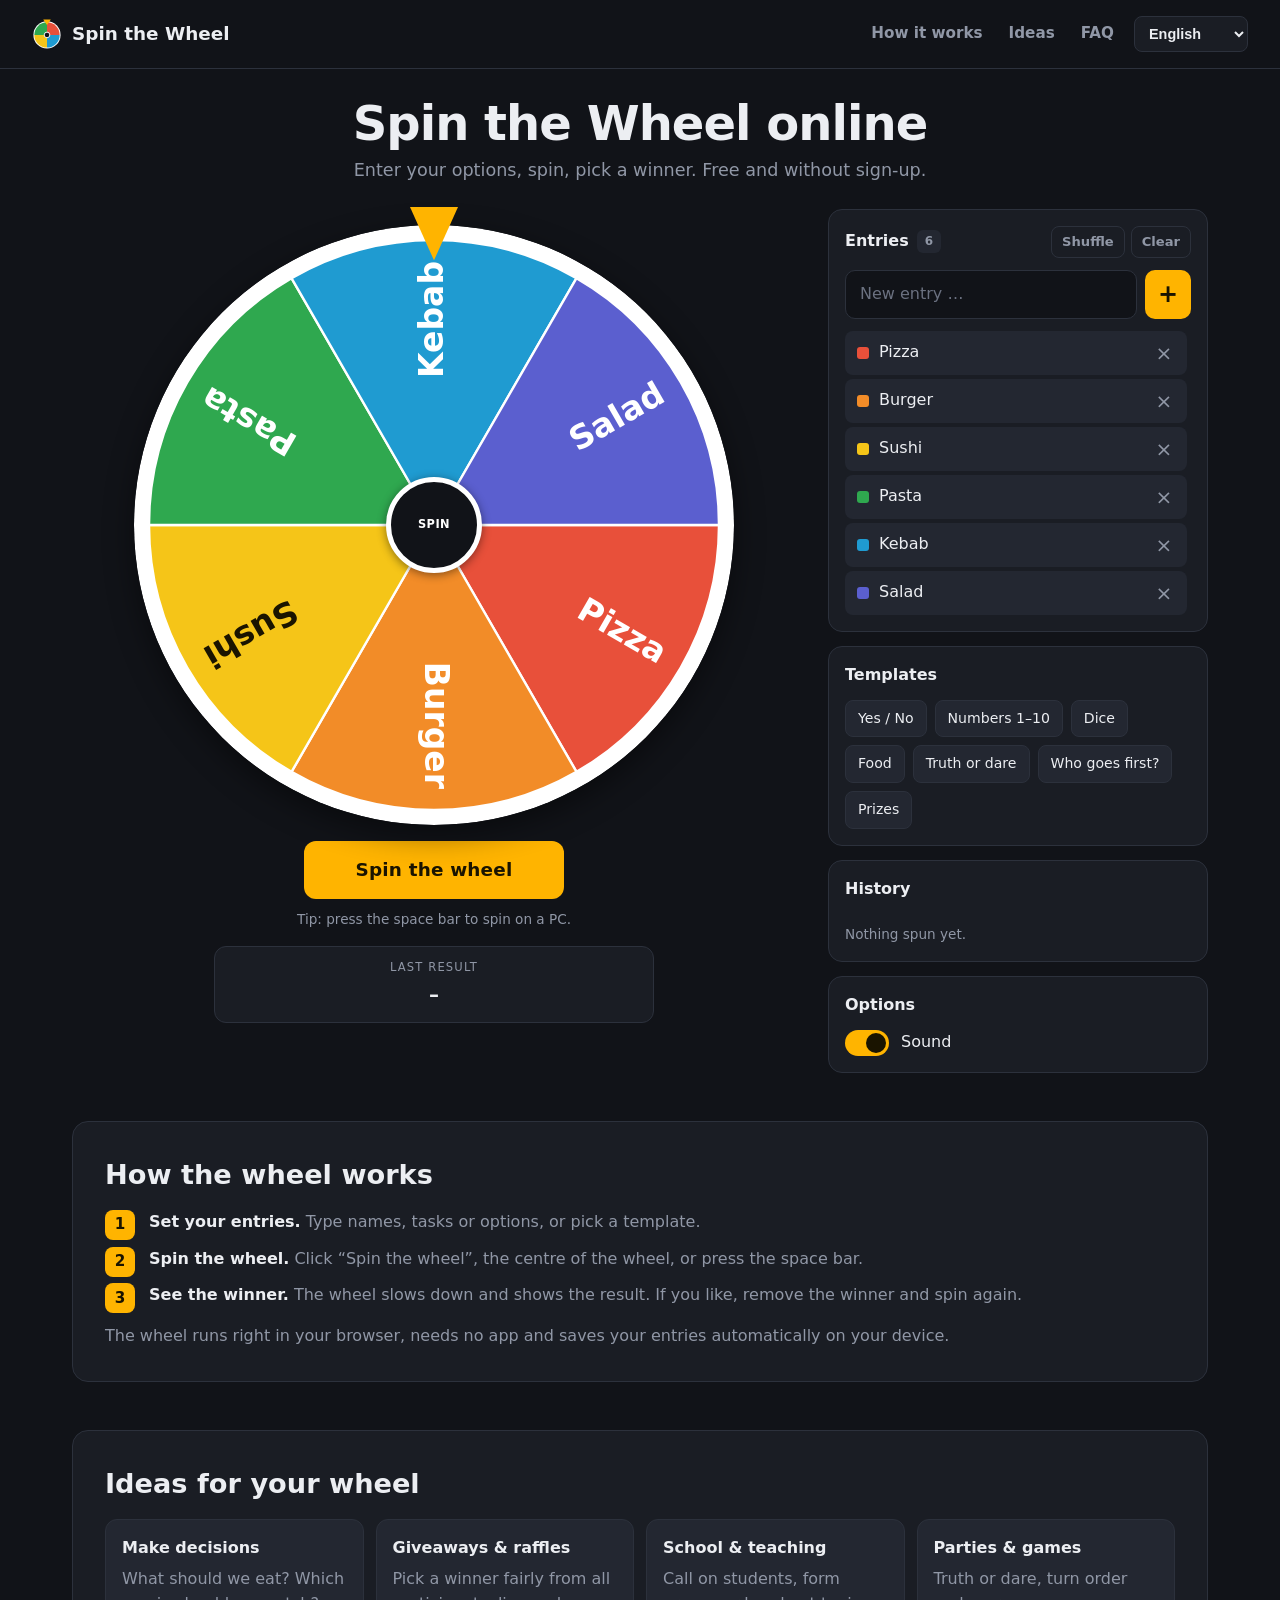
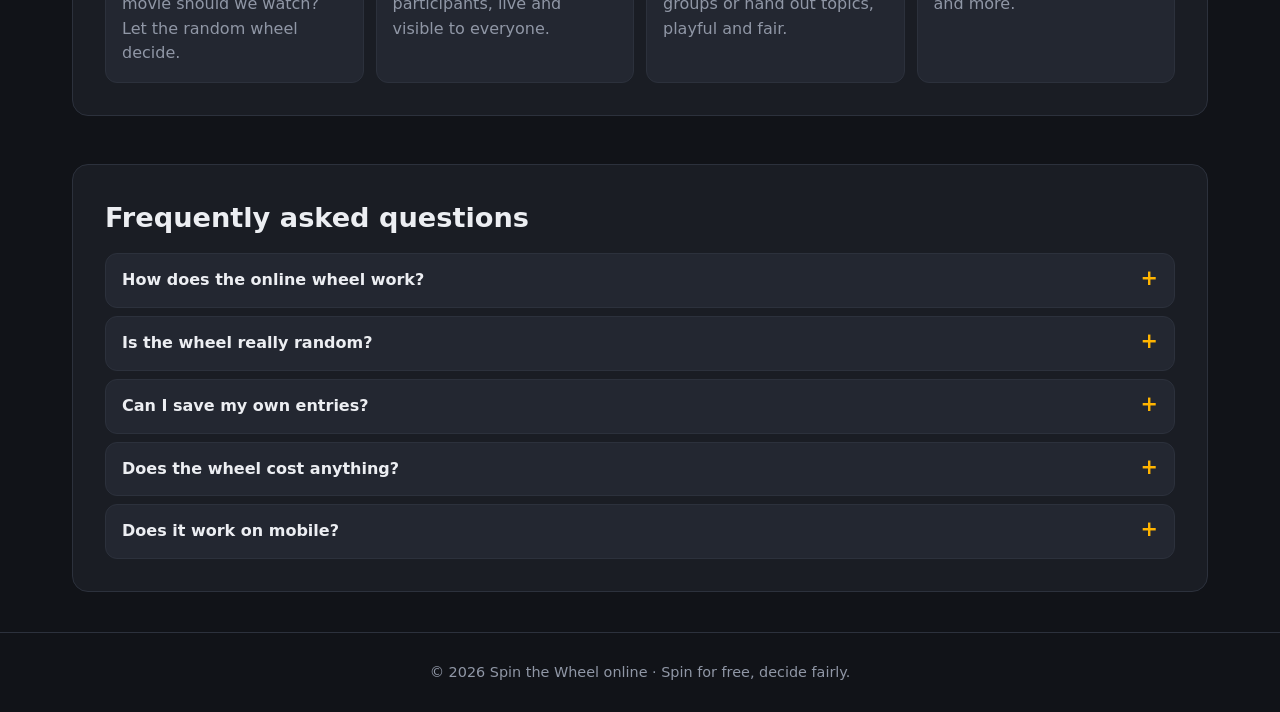
<file: index.html>
<!DOCTYPE html>
<html lang="en">
<head>
  <meta name="google-adsense-account" content="ca-pub-6126533145830533">
  <meta charset="utf-8">
  <meta name="viewport" content="width=device-width, initial-scale=1">
  <title>Glücksrad · Spin the Wheel · Ruleta · Roue de la chance</title>
  <meta name="description" content="Glücksrad online – Spin the Wheel – Ruleta – Roue de la chance – Ruota della fortuna – Roleta – Çarkıfelek – Koło fortuny. Free / kostenlos / gratis.">
  <meta name="robots" content="index, follow">
  <meta name="theme-color" content="#111318">
  <link rel="canonical" href="https://fischerleo56-prog.github.io/gl-cksrad/">
  <link rel="alternate" hreflang="de" href="https://fischerleo56-prog.github.io/gl-cksrad/de.html">
  <link rel="alternate" hreflang="en" href="https://fischerleo56-prog.github.io/gl-cksrad/en.html">
  <link rel="alternate" hreflang="es" href="https://fischerleo56-prog.github.io/gl-cksrad/es.html">
  <link rel="alternate" hreflang="fr" href="https://fischerleo56-prog.github.io/gl-cksrad/fr.html">
  <link rel="alternate" hreflang="it" href="https://fischerleo56-prog.github.io/gl-cksrad/it.html">
  <link rel="alternate" hreflang="pt" href="https://fischerleo56-prog.github.io/gl-cksrad/pt.html">
  <link rel="alternate" hreflang="tr" href="https://fischerleo56-prog.github.io/gl-cksrad/tr.html">
  <link rel="alternate" hreflang="pl" href="https://fischerleo56-prog.github.io/gl-cksrad/pl.html">
  <link rel="alternate" hreflang="x-default" href="https://fischerleo56-prog.github.io/gl-cksrad/">
  <link rel="icon" href="favicon.svg" type="image/svg+xml">
  <link rel="manifest" href="manifest.json">
  <link rel="stylesheet" href="base.css">
  <link rel="stylesheet" href="layout.css">
</head>
<body>
  <main class="lang-landing">
    <h1>Glücksrad · Spin the Wheel</h1>
    <p class="lead">Language / Sprache / Idioma / Langue</p>
    <ul class="lang-list">
      <li><a href="de.html">Deutsch</a></li>
      <li><a href="en.html">English</a></li>
      <li><a href="es.html">Español</a></li>
      <li><a href="fr.html">Français</a></li>
      <li><a href="it.html">Italiano</a></li>
      <li><a href="pt.html">Português</a></li>
      <li><a href="tr.html">Türkçe</a></li>
      <li><a href="pl.html">Polski</a></li>
    </ul>
  </main>
  <script>
  (function () {
    var SUPPORTED = ["de", "en", "es", "fr", "it", "pt", "tr", "pl"];
    if (/bot|crawl|spider|slurp|preview|facebookexternalhit/i.test(navigator.userAgent)) return;
    if (window.location.search.indexOf("stay") > -1) return;

    var saved = null;
    try { saved = JSON.parse(window.localStorage.getItem("gluecksrad.lang")); } catch (e) {}

    var pick = null;
    if (saved && SUPPORTED.indexOf(saved) > -1) {
      pick = saved;
    } else {
      var langs = (navigator.languages && navigator.languages.length) ? navigator.languages : [navigator.language || "en"];
      for (var i = 0; i < langs.length; i++) {
        var code = String(langs[i]).slice(0, 2).toLowerCase();
        if (SUPPORTED.indexOf(code) > -1) { pick = code; break; }
      }
    }
    window.location.replace((pick || "en") + ".html");
  })();
  </script>
</body>
</html>
</file>
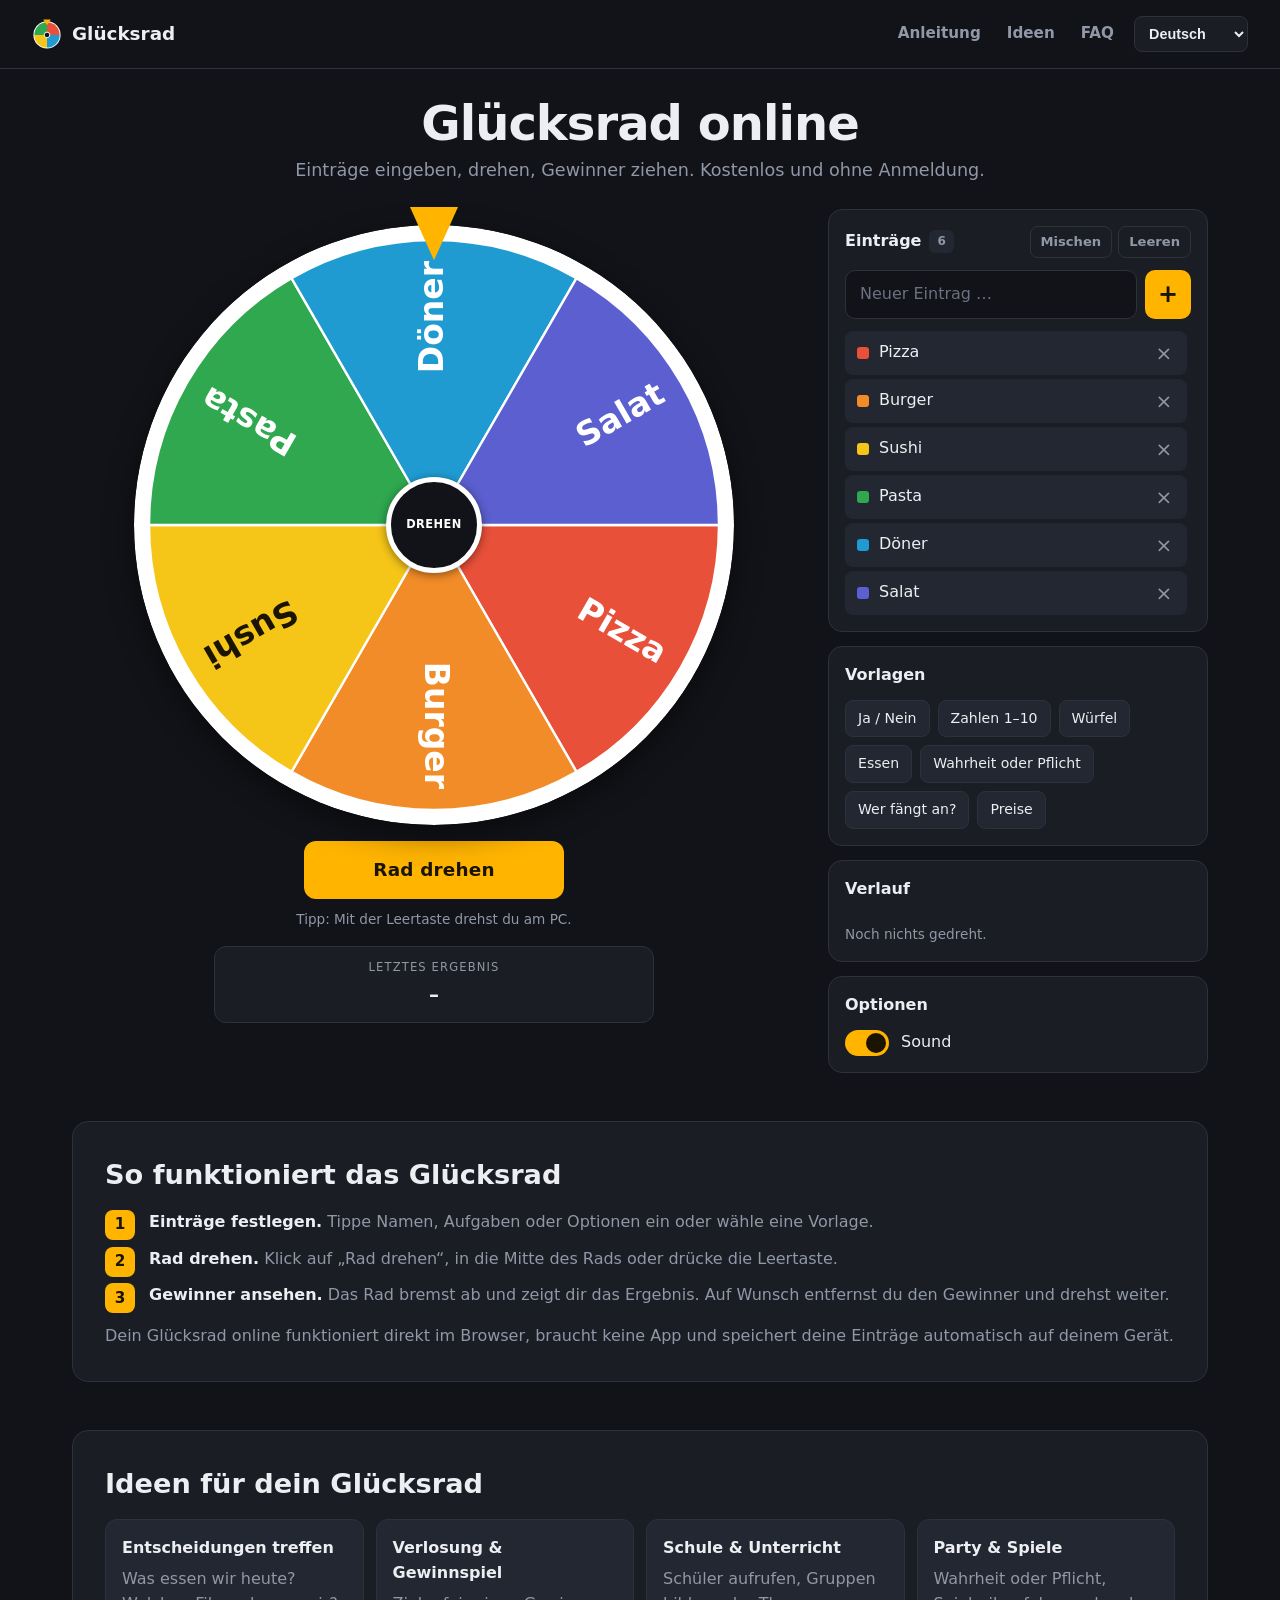
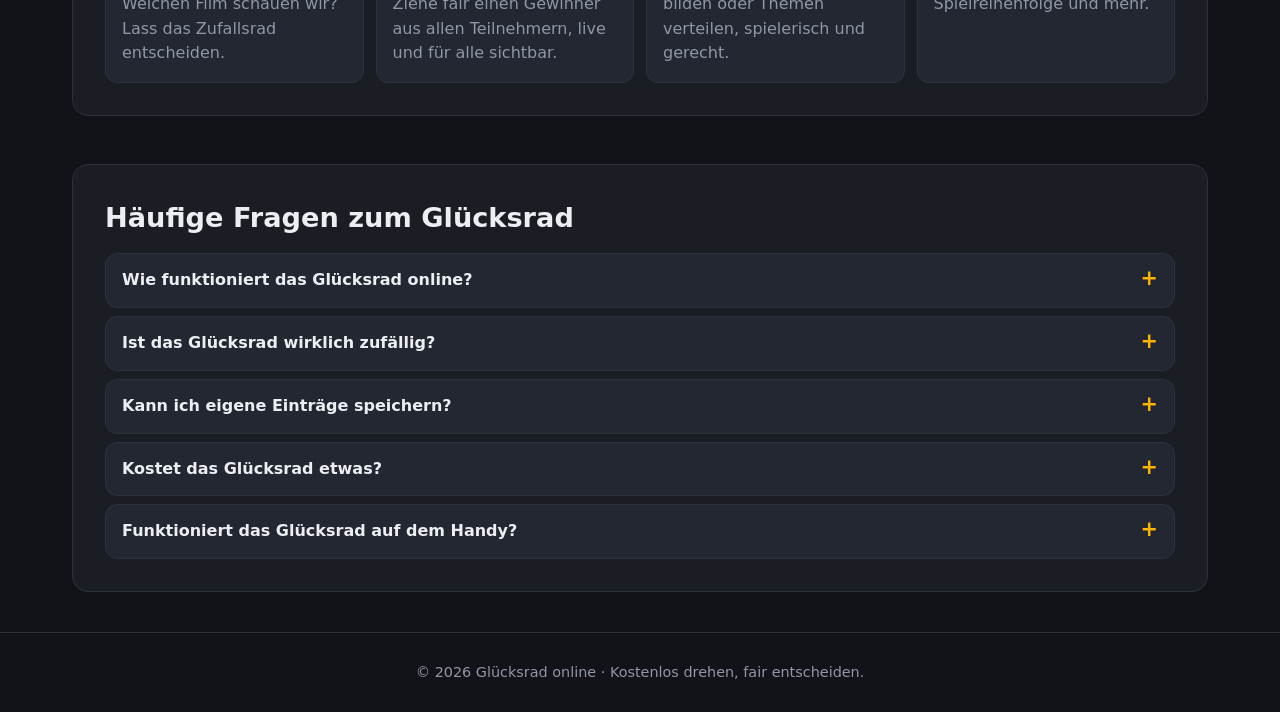
<file: de.html>
<!DOCTYPE html>
<html lang="de">
<head>
  <meta charset="utf-8">
  <meta name="viewport" content="width=device-width, initial-scale=1, viewport-fit=cover">
  <title>Glücksrad online – kostenlos drehen &amp; selbst gestalten</title>
  <meta name="description" content="Das kostenlose Glücksrad online: Einträge eingeben, Rad drehen, Gewinner ziehen. Perfekt für Entscheidungen, Spiele, Verlosungen und Klassenzimmer. Ohne Anmeldung, am Handy und PC.">
  <meta name="keywords" content="Glücksrad, Glücksrad online, Glücksrad drehen, Glücksrad kostenlos, Zufallsrad, Entscheidungsrad, Gewinnspiel Rad">
  <meta name="robots" content="index, follow, max-image-preview:large">
  <meta name="theme-color" content="#111318">
  <link rel="canonical" href="https://fischerleo56-prog.github.io/gl-cksrad/de.html">
  <link rel="alternate" hreflang="de" href="https://fischerleo56-prog.github.io/gl-cksrad/de.html">
  <link rel="alternate" hreflang="en" href="https://fischerleo56-prog.github.io/gl-cksrad/en.html">
  <link rel="alternate" hreflang="es" href="https://fischerleo56-prog.github.io/gl-cksrad/es.html">
  <link rel="alternate" hreflang="fr" href="https://fischerleo56-prog.github.io/gl-cksrad/fr.html">
  <link rel="alternate" hreflang="it" href="https://fischerleo56-prog.github.io/gl-cksrad/it.html">
  <link rel="alternate" hreflang="pt" href="https://fischerleo56-prog.github.io/gl-cksrad/pt.html">
  <link rel="alternate" hreflang="tr" href="https://fischerleo56-prog.github.io/gl-cksrad/tr.html">
  <link rel="alternate" hreflang="pl" href="https://fischerleo56-prog.github.io/gl-cksrad/pl.html">
  <link rel="alternate" hreflang="x-default" href="https://fischerleo56-prog.github.io/gl-cksrad/">
  <link rel="icon" href="favicon.svg" type="image/svg+xml">
  <link rel="manifest" href="manifest.json">

  <meta property="og:type" content="website">
  <meta property="og:locale" content="de_DE">
  <meta property="og:title" content="Glücksrad online – kostenlos drehen &amp; selbst gestalten">
  <meta property="og:description" content="Das kostenlose Glücksrad online: Einträge eingeben, Rad drehen, Gewinner ziehen. Perfekt für Entscheidungen, Spiele, Verlosungen und Klassenzimmer. Ohne Anmeldung, am Handy und PC.">
  <meta property="og:url" content="https://fischerleo56-prog.github.io/gl-cksrad/de.html">
  <meta name="twitter:card" content="summary">
  <meta name="twitter:title" content="Glücksrad online – kostenlos drehen &amp; selbst gestalten">
  <meta name="twitter:description" content="Das kostenlose Glücksrad online: Einträge eingeben, Rad drehen, Gewinner ziehen. Perfekt für Entscheidungen, Spiele, Verlosungen und Klassenzimmer. Ohne Anmeldung, am Handy und PC.">

  <link rel="stylesheet" href="base.css">
  <link rel="stylesheet" href="layout.css">
  <link rel="stylesheet" href="wheel.css">
  <link rel="stylesheet" href="panel.css">
  <link rel="stylesheet" href="modal.css">

  <script type="application/ld+json">
{
  "@context": "https://schema.org",
  "@graph": [
    {
      "@type": "WebApplication",
      "name": "Glücksrad online",
      "url": "https://fischerleo56-prog.github.io/gl-cksrad/de.html",
      "applicationCategory": "GameApplication",
      "operatingSystem": "Web",
      "inLanguage": "de",
      "description": "Das kostenlose Glücksrad online: Einträge eingeben, Rad drehen, Gewinner ziehen. Perfekt für Entscheidungen, Spiele, Verlosungen und Klassenzimmer. Ohne Anmeldung, am Handy und PC.",
      "offers": {
        "@type": "Offer",
        "price": "0",
        "priceCurrency": "EUR"
      }
    },
    {
      "@type": "FAQPage",
      "mainEntity": [
        {
          "@type": "Question",
          "name": "Wie funktioniert das Glücksrad online?",
          "acceptedAnswer": {
            "@type": "Answer",
            "text": "Trage deine Einträge ein, klicke auf Drehen und das Rad stoppt zufällig bei einem Eintrag. Das Ergebnis wird sofort angezeigt."
          }
        },
        {
          "@type": "Question",
          "name": "Ist das Glücksrad wirklich zufällig?",
          "acceptedAnswer": {
            "@type": "Answer",
            "text": "Ja. Der Gewinner wird per Zufallsgenerator des Browsers bestimmt, jeder Eintrag hat dieselbe Chance."
          }
        },
        {
          "@type": "Question",
          "name": "Kann ich eigene Einträge speichern?",
          "acceptedAnswer": {
            "@type": "Answer",
            "text": "Ja. Deine Einträge werden automatisch in deinem Browser gespeichert und sind beim nächsten Besuch wieder da."
          }
        },
        {
          "@type": "Question",
          "name": "Kostet das Glücksrad etwas?",
          "acceptedAnswer": {
            "@type": "Answer",
            "text": "Nein, das Glücksrad ist kostenlos und braucht weder Anmeldung noch Installation."
          }
        },
        {
          "@type": "Question",
          "name": "Funktioniert das Glücksrad auf dem Handy?",
          "acceptedAnswer": {
            "@type": "Answer",
            "text": "Ja, die Seite passt sich automatisch an Smartphone, Tablet und PC an."
          }
        }
      ]
    }
  ]
}
  </script>
</head>
<body>
  <header class="site-header">
    <a class="brand" href="de.html" aria-label="Glücksrad">
      <img src="favicon.svg" width="30" height="30" alt="">
      <span>Glücksrad</span>
    </a>
    <div class="header-right">
      <nav class="nav">
        <a href="#how">Anleitung</a>
        <a href="#ideas">Ideen</a>
        <a href="#faq">FAQ</a>
      </nav>
      <label class="sr-only" for="langSelect">Sprache</label>
      <select id="langSelect" class="lang-select">
        <option value="de" selected>Deutsch</option>
        <option value="en">English</option>
        <option value="es">Español</option>
        <option value="fr">Français</option>
        <option value="it">Italiano</option>
        <option value="pt">Português</option>
        <option value="tr">Türkçe</option>
        <option value="pl">Polski</option>
      </select>
    </div>
  </header>

  <main>
    <section class="app" id="app">
      <div class="app-head">
        <h1>Glücksrad online</h1>
        <p class="lead">Einträge eingeben, drehen, Gewinner ziehen. Kostenlos und ohne Anmeldung.</p>
      </div>

      <div class="stage">
        <div class="wheel-col">
          <div class="wheel-wrap" id="wheelWrap">
            <div class="pointer" aria-hidden="true"></div>
            <canvas id="wheelCanvas" role="img" aria-label="Glücksrad mit deinen Einträgen"></canvas>
            <button class="hub" id="hubBtn" type="button" aria-label="Rad drehen">DREHEN</button>
          </div>

          <button class="spin-btn" id="spinBtn" type="button">
            <span class="spin-label">Rad drehen</span>
          </button>
          <p class="hint">Tipp: Mit der Leertaste drehst du am PC.</p>

          <div class="result-strip" id="resultStrip" aria-live="polite">
            <span class="result-label">Letztes Ergebnis</span>
            <strong id="resultText">–</strong>
          </div>
        </div>

        <aside class="panel">
          <section class="card">
            <div class="card-head">
              <h2>Einträge <small id="entryCount">0</small></h2>
              <div class="mini-actions">
                <button type="button" class="ghost" id="shuffleBtn" title="Reihenfolge mischen">Mischen</button>
                <button type="button" class="ghost danger" id="clearBtn" title="Alle Einträge löschen">Leeren</button>
              </div>
            </div>

            <form class="add-form" id="addForm" autocomplete="off">
              <label class="sr-only" for="entryInput">Neuer Eintrag</label>
              <input id="entryInput" type="text" maxlength="40" placeholder="Neuer Eintrag …" enterkeyhint="done">
              <button type="submit" class="add-btn" aria-label="Eintrag hinzufügen">+</button>
            </form>

            <ul class="entries" id="entryList"></ul>
            <p class="note" id="entryNote" hidden></p>
          </section>

          <section class="card">
            <h2>Vorlagen</h2>
            <div class="chips" id="presetChips"></div>
          </section>

          <section class="card">
            <div class="card-head">
              <h2>Verlauf</h2>
              <button type="button" class="ghost" id="clearHistoryBtn">Löschen</button>
            </div>
            <ol class="history" id="historyList"></ol>
            <p class="note" id="historyEmpty">Noch nichts gedreht.</p>
          </section>

          <section class="card">
            <h2>Optionen</h2>
            <label class="switch">
              <input type="checkbox" id="soundToggle" checked>
              <span class="track"><span class="thumb"></span></span>
              <span class="switch-text">Sound</span>
            </label>
          </section>
        </aside>
      </div>
    </section>

    <section class="content" id="how">
      <h2>So funktioniert das Glücksrad</h2>
      <ol class="steps">
        <li><strong>Einträge festlegen.</strong> Tippe Namen, Aufgaben oder Optionen ein oder wähle eine Vorlage.</li>
        <li><strong>Rad drehen.</strong> Klick auf „Rad drehen“, in die Mitte des Rads oder drücke die Leertaste.</li>
        <li><strong>Gewinner ansehen.</strong> Das Rad bremst ab und zeigt dir das Ergebnis. Auf Wunsch entfernst du den Gewinner und drehst weiter.</li>
      </ol>
      <p>Dein Glücksrad online funktioniert direkt im Browser, braucht keine App und speichert deine Einträge automatisch auf deinem Gerät.</p>
    </section>

    <section class="content" id="ideas">
      <h2>Ideen für dein Glücksrad</h2>
      <div class="idea-grid">
        <article><h3>Entscheidungen treffen</h3><p>Was essen wir heute? Welchen Film schauen wir? Lass das Zufallsrad entscheiden.</p></article>
        <article><h3>Verlosung &amp; Gewinnspiel</h3><p>Ziehe fair einen Gewinner aus allen Teilnehmern, live und für alle sichtbar.</p></article>
        <article><h3>Schule &amp; Unterricht</h3><p>Schüler aufrufen, Gruppen bilden oder Themen verteilen, spielerisch und gerecht.</p></article>
        <article><h3>Party &amp; Spiele</h3><p>Wahrheit oder Pflicht, Spielreihenfolge und mehr.</p></article>
      </div>
    </section>

    <section class="content" id="faq">
      <h2>Häufige Fragen zum Glücksrad</h2>
      <details><summary>Wie funktioniert das Glücksrad online?</summary><p>Trage deine Einträge ein, klicke auf Drehen und das Rad stoppt zufällig bei einem Eintrag. Das Ergebnis wird sofort angezeigt.</p></details>
      <details><summary>Ist das Glücksrad wirklich zufällig?</summary><p>Ja. Der Gewinner wird per Zufallsgenerator des Browsers bestimmt, jeder Eintrag hat dieselbe Chance.</p></details>
      <details><summary>Kann ich eigene Einträge speichern?</summary><p>Ja. Deine Einträge werden automatisch in deinem Browser gespeichert und sind beim nächsten Besuch wieder da.</p></details>
      <details><summary>Kostet das Glücksrad etwas?</summary><p>Nein, das Glücksrad ist kostenlos und braucht weder Anmeldung noch Installation.</p></details>
      <details><summary>Funktioniert das Glücksrad auf dem Handy?</summary><p>Ja, die Seite passt sich automatisch an Smartphone, Tablet und PC an.</p></details>
    </section>
  </main>

  <footer class="site-footer">
    <p>© <span id="year">2026</span> Glücksrad online · Kostenlos drehen, fair entscheiden.</p>
  </footer>

  <dialog class="modal" id="resultModal" aria-labelledby="modalWinner">
    <div class="modal-box">
      <p class="modal-kicker">Gewinner</p>
      <h2 id="modalWinner">–</h2>
      <div class="modal-actions">
        <button type="button" class="btn primary" id="againBtn">Nochmal drehen</button>
        <button type="button" class="btn" id="removeWinnerBtn">Gewinner entfernen</button>
        <button type="button" class="btn ghost" id="closeModalBtn">Schließen</button>
      </div>
    </div>
  </dialog>

  <canvas id="confetti" aria-hidden="true"></canvas>

  <script src="i18n.js"></script>
  <script src="config.js"></script>
  <script src="storage.js"></script>
  <script src="sound.js"></script>
  <script src="confetti.js"></script>
  <script src="wheel.js"></script>
  <script src="ui.js"></script>
  <script src="main.js"></script>
  <script src="lang.js"></script>
</body>
</html>
</file>
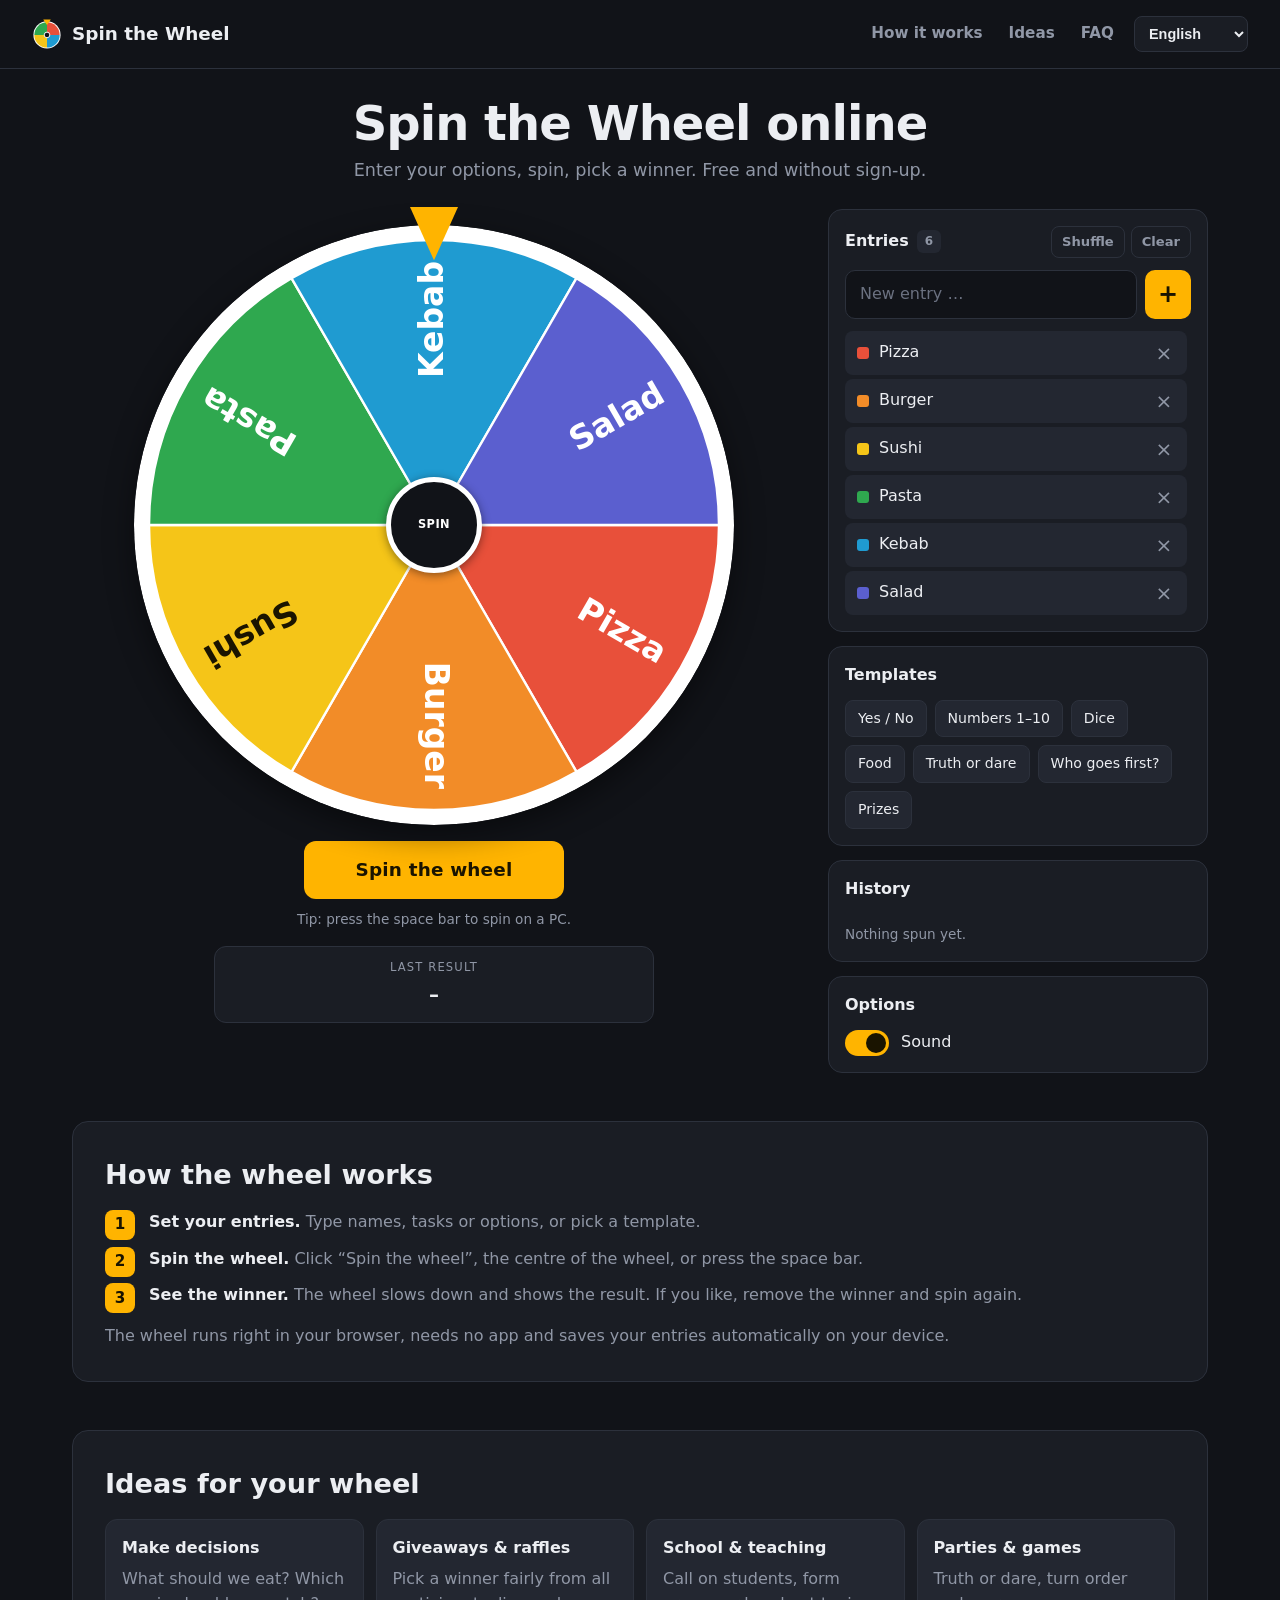
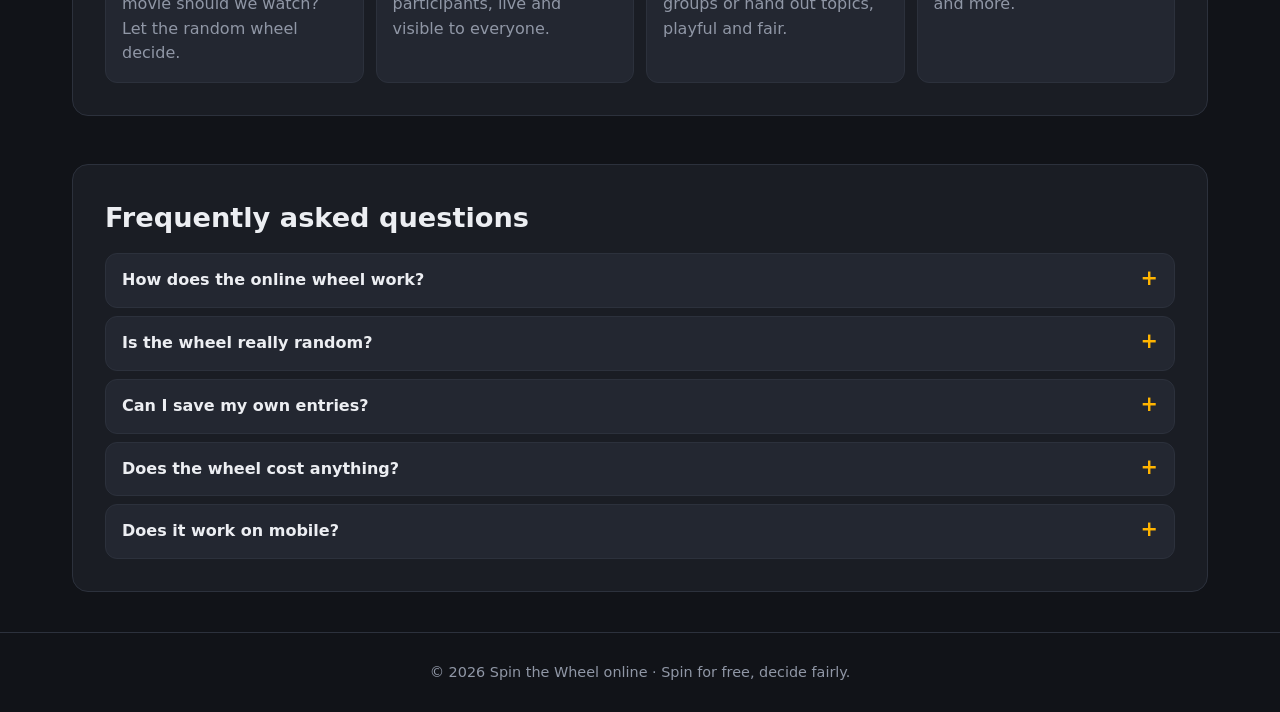
<file: en.html>
<!DOCTYPE html>
<html lang="en">
<head>
  <meta charset="utf-8">
  <meta name="viewport" content="width=device-width, initial-scale=1, viewport-fit=cover">
  <title>Spin the Wheel Online – Free Random Wheel Spinner</title>
  <meta name="description" content="Free online wheel of fortune: enter your options, spin the wheel and pick a winner. Great for decisions, games, giveaways and classrooms. No sign-up, works on phone and PC.">
  <meta name="keywords" content="spin the wheel, wheel of fortune, random wheel, wheel spinner, decision wheel, prize wheel, giveaway wheel">
  <meta name="robots" content="index, follow, max-image-preview:large">
  <meta name="theme-color" content="#111318">
  <link rel="canonical" href="https://fischerleo56-prog.github.io/gl-cksrad/en.html">
  <link rel="alternate" hreflang="de" href="https://fischerleo56-prog.github.io/gl-cksrad/de.html">
  <link rel="alternate" hreflang="en" href="https://fischerleo56-prog.github.io/gl-cksrad/en.html">
  <link rel="alternate" hreflang="es" href="https://fischerleo56-prog.github.io/gl-cksrad/es.html">
  <link rel="alternate" hreflang="fr" href="https://fischerleo56-prog.github.io/gl-cksrad/fr.html">
  <link rel="alternate" hreflang="it" href="https://fischerleo56-prog.github.io/gl-cksrad/it.html">
  <link rel="alternate" hreflang="pt" href="https://fischerleo56-prog.github.io/gl-cksrad/pt.html">
  <link rel="alternate" hreflang="tr" href="https://fischerleo56-prog.github.io/gl-cksrad/tr.html">
  <link rel="alternate" hreflang="pl" href="https://fischerleo56-prog.github.io/gl-cksrad/pl.html">
  <link rel="alternate" hreflang="x-default" href="https://fischerleo56-prog.github.io/gl-cksrad/">
  <link rel="icon" href="favicon.svg" type="image/svg+xml">
  <link rel="manifest" href="manifest.json">

  <meta property="og:type" content="website">
  <meta property="og:locale" content="en_US">
  <meta property="og:title" content="Spin the Wheel Online – Free Random Wheel Spinner">
  <meta property="og:description" content="Free online wheel of fortune: enter your options, spin the wheel and pick a winner. Great for decisions, games, giveaways and classrooms. No sign-up, works on phone and PC.">
  <meta property="og:url" content="https://fischerleo56-prog.github.io/gl-cksrad/en.html">
  <meta name="twitter:card" content="summary">
  <meta name="twitter:title" content="Spin the Wheel Online – Free Random Wheel Spinner">
  <meta name="twitter:description" content="Free online wheel of fortune: enter your options, spin the wheel and pick a winner. Great for decisions, games, giveaways and classrooms. No sign-up, works on phone and PC.">

  <link rel="stylesheet" href="base.css">
  <link rel="stylesheet" href="layout.css">
  <link rel="stylesheet" href="wheel.css">
  <link rel="stylesheet" href="panel.css">
  <link rel="stylesheet" href="modal.css">

  <script type="application/ld+json">
{
  "@context": "https://schema.org",
  "@graph": [
    {
      "@type": "WebApplication",
      "name": "Spin the Wheel online",
      "url": "https://fischerleo56-prog.github.io/gl-cksrad/en.html",
      "applicationCategory": "GameApplication",
      "operatingSystem": "Web",
      "inLanguage": "en",
      "description": "Free online wheel of fortune: enter your options, spin the wheel and pick a winner. Great for decisions, games, giveaways and classrooms. No sign-up, works on phone and PC.",
      "offers": {
        "@type": "Offer",
        "price": "0",
        "priceCurrency": "EUR"
      }
    },
    {
      "@type": "FAQPage",
      "mainEntity": [
        {
          "@type": "Question",
          "name": "How does the online wheel work?",
          "acceptedAnswer": {
            "@type": "Answer",
            "text": "Enter your options, click spin and the wheel stops at a random entry. The result is shown immediately."
          }
        },
        {
          "@type": "Question",
          "name": "Is the wheel really random?",
          "acceptedAnswer": {
            "@type": "Answer",
            "text": "Yes. The winner is chosen by your browser's random number generator and every entry has the same chance."
          }
        },
        {
          "@type": "Question",
          "name": "Can I save my own entries?",
          "acceptedAnswer": {
            "@type": "Answer",
            "text": "Yes. Your entries are saved automatically in your browser and are there again next time."
          }
        },
        {
          "@type": "Question",
          "name": "Does the wheel cost anything?",
          "acceptedAnswer": {
            "@type": "Answer",
            "text": "No, it is free and needs neither sign-up nor installation."
          }
        },
        {
          "@type": "Question",
          "name": "Does it work on mobile?",
          "acceptedAnswer": {
            "@type": "Answer",
            "text": "Yes, the page adapts automatically to smartphones, tablets and PCs."
          }
        }
      ]
    }
  ]
}
  </script>
</head>
<body>
  <header class="site-header">
    <a class="brand" href="en.html" aria-label="Spin the Wheel">
      <img src="favicon.svg" width="30" height="30" alt="">
      <span>Spin the Wheel</span>
    </a>
    <div class="header-right">
      <nav class="nav">
        <a href="#how">How it works</a>
        <a href="#ideas">Ideas</a>
        <a href="#faq">FAQ</a>
      </nav>
      <label class="sr-only" for="langSelect">Language</label>
      <select id="langSelect" class="lang-select">
        <option value="de">Deutsch</option>
        <option value="en" selected>English</option>
        <option value="es">Español</option>
        <option value="fr">Français</option>
        <option value="it">Italiano</option>
        <option value="pt">Português</option>
        <option value="tr">Türkçe</option>
        <option value="pl">Polski</option>
      </select>
    </div>
  </header>

  <main>
    <section class="app" id="app">
      <div class="app-head">
        <h1>Spin the Wheel online</h1>
        <p class="lead">Enter your options, spin, pick a winner. Free and without sign-up.</p>
      </div>

      <div class="stage">
        <div class="wheel-col">
          <div class="wheel-wrap" id="wheelWrap">
            <div class="pointer" aria-hidden="true"></div>
            <canvas id="wheelCanvas" role="img" aria-label="Wheel with your entries"></canvas>
            <button class="hub" id="hubBtn" type="button" aria-label="Spin the wheel">SPIN</button>
          </div>

          <button class="spin-btn" id="spinBtn" type="button">
            <span class="spin-label">Spin the wheel</span>
          </button>
          <p class="hint">Tip: press the space bar to spin on a PC.</p>

          <div class="result-strip" id="resultStrip" aria-live="polite">
            <span class="result-label">Last result</span>
            <strong id="resultText">–</strong>
          </div>
        </div>

        <aside class="panel">
          <section class="card">
            <div class="card-head">
              <h2>Entries <small id="entryCount">0</small></h2>
              <div class="mini-actions">
                <button type="button" class="ghost" id="shuffleBtn" title="Shuffle the order">Shuffle</button>
                <button type="button" class="ghost danger" id="clearBtn" title="Delete all entries">Clear</button>
              </div>
            </div>

            <form class="add-form" id="addForm" autocomplete="off">
              <label class="sr-only" for="entryInput">New entry</label>
              <input id="entryInput" type="text" maxlength="40" placeholder="New entry …" enterkeyhint="done">
              <button type="submit" class="add-btn" aria-label="Add entry">+</button>
            </form>

            <ul class="entries" id="entryList"></ul>
            <p class="note" id="entryNote" hidden></p>
          </section>

          <section class="card">
            <h2>Templates</h2>
            <div class="chips" id="presetChips"></div>
          </section>

          <section class="card">
            <div class="card-head">
              <h2>History</h2>
              <button type="button" class="ghost" id="clearHistoryBtn">Clear</button>
            </div>
            <ol class="history" id="historyList"></ol>
            <p class="note" id="historyEmpty">Nothing spun yet.</p>
          </section>

          <section class="card">
            <h2>Options</h2>
            <label class="switch">
              <input type="checkbox" id="soundToggle" checked>
              <span class="track"><span class="thumb"></span></span>
              <span class="switch-text">Sound</span>
            </label>
          </section>
        </aside>
      </div>
    </section>

    <section class="content" id="how">
      <h2>How the wheel works</h2>
      <ol class="steps">
        <li><strong>Set your entries.</strong> Type names, tasks or options, or pick a template.</li>
        <li><strong>Spin the wheel.</strong> Click “Spin the wheel”, the centre of the wheel, or press the space bar.</li>
        <li><strong>See the winner.</strong> The wheel slows down and shows the result. If you like, remove the winner and spin again.</li>
      </ol>
      <p>The wheel runs right in your browser, needs no app and saves your entries automatically on your device.</p>
    </section>

    <section class="content" id="ideas">
      <h2>Ideas for your wheel</h2>
      <div class="idea-grid">
        <article><h3>Make decisions</h3><p>What should we eat? Which movie should we watch? Let the random wheel decide.</p></article>
        <article><h3>Giveaways &amp; raffles</h3><p>Pick a winner fairly from all participants, live and visible to everyone.</p></article>
        <article><h3>School &amp; teaching</h3><p>Call on students, form groups or hand out topics, playful and fair.</p></article>
        <article><h3>Parties &amp; games</h3><p>Truth or dare, turn order and more.</p></article>
      </div>
    </section>

    <section class="content" id="faq">
      <h2>Frequently asked questions</h2>
      <details><summary>How does the online wheel work?</summary><p>Enter your options, click spin and the wheel stops at a random entry. The result is shown immediately.</p></details>
      <details><summary>Is the wheel really random?</summary><p>Yes. The winner is chosen by your browser&#x27;s random number generator and every entry has the same chance.</p></details>
      <details><summary>Can I save my own entries?</summary><p>Yes. Your entries are saved automatically in your browser and are there again next time.</p></details>
      <details><summary>Does the wheel cost anything?</summary><p>No, it is free and needs neither sign-up nor installation.</p></details>
      <details><summary>Does it work on mobile?</summary><p>Yes, the page adapts automatically to smartphones, tablets and PCs.</p></details>
    </section>
  </main>

  <footer class="site-footer">
    <p>© <span id="year">2026</span> Spin the Wheel online · Spin for free, decide fairly.</p>
  </footer>

  <dialog class="modal" id="resultModal" aria-labelledby="modalWinner">
    <div class="modal-box">
      <p class="modal-kicker">Winner</p>
      <h2 id="modalWinner">–</h2>
      <div class="modal-actions">
        <button type="button" class="btn primary" id="againBtn">Spin again</button>
        <button type="button" class="btn" id="removeWinnerBtn">Remove winner</button>
        <button type="button" class="btn ghost" id="closeModalBtn">Close</button>
      </div>
    </div>
  </dialog>

  <canvas id="confetti" aria-hidden="true"></canvas>

  <script src="i18n.js"></script>
  <script src="config.js"></script>
  <script src="storage.js"></script>
  <script src="sound.js"></script>
  <script src="confetti.js"></script>
  <script src="wheel.js"></script>
  <script src="ui.js"></script>
  <script src="main.js"></script>
  <script src="lang.js"></script>
</body>
</html>
</file>
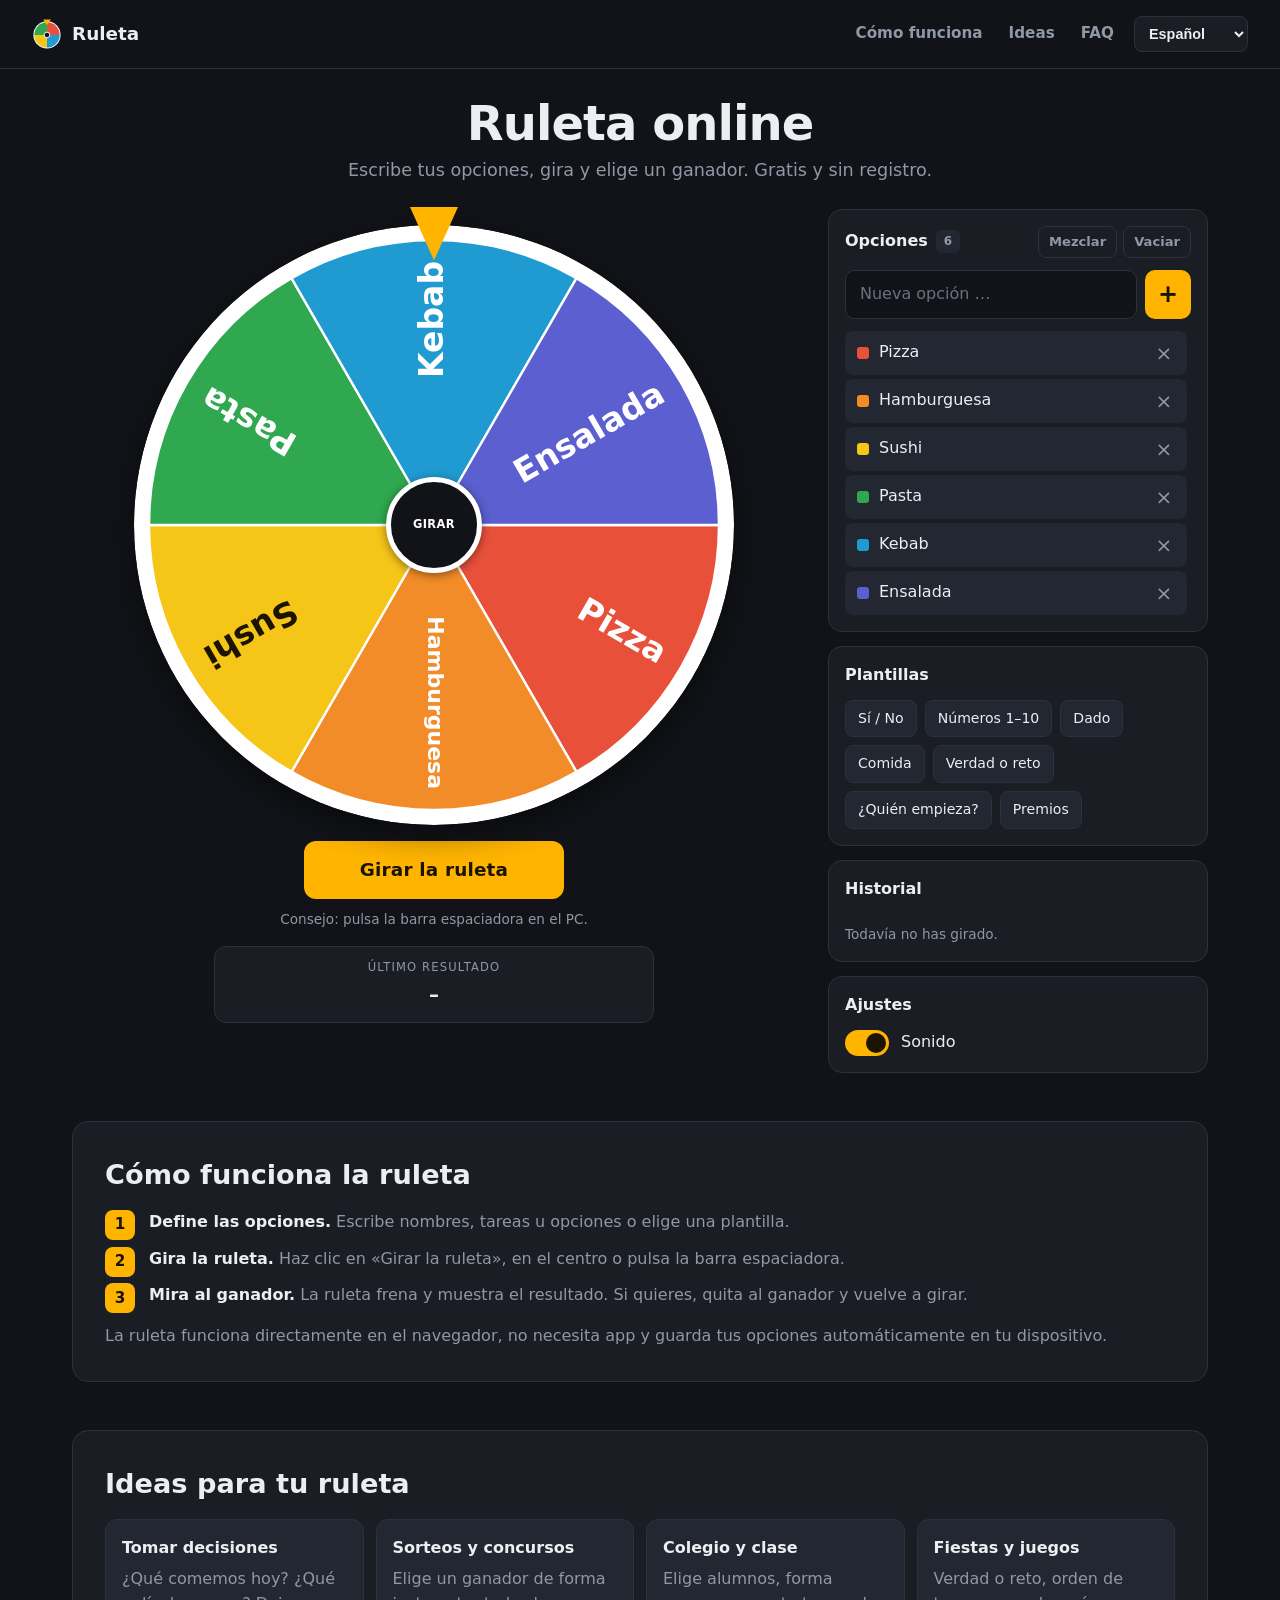
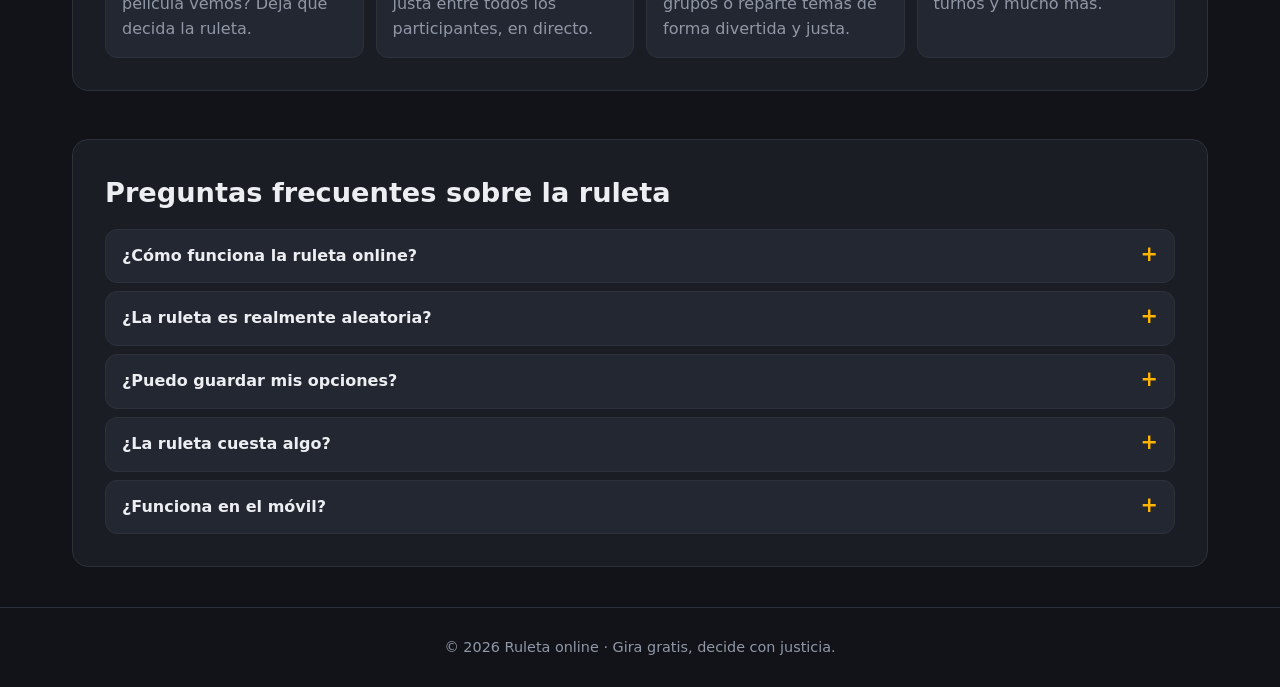
<file: es.html>
<!DOCTYPE html>
<html lang="es">
<head>
  <meta charset="utf-8">
  <meta name="viewport" content="width=device-width, initial-scale=1, viewport-fit=cover">
  <title>Ruleta online gratis – Gira la ruleta de la suerte</title>
  <meta name="description" content="Ruleta de la suerte online gratis: escribe tus opciones, gira la ruleta y elige un ganador. Ideal para decisiones, juegos, sorteos y clases. Sin registro, en móvil y PC.">
  <meta name="keywords" content="ruleta online, ruleta de la suerte, ruleta aleatoria, girar ruleta, sorteo ruleta, ruleta para decidir">
  <meta name="robots" content="index, follow, max-image-preview:large">
  <meta name="theme-color" content="#111318">
  <link rel="canonical" href="https://fischerleo56-prog.github.io/gl-cksrad/es.html">
  <link rel="alternate" hreflang="de" href="https://fischerleo56-prog.github.io/gl-cksrad/de.html">
  <link rel="alternate" hreflang="en" href="https://fischerleo56-prog.github.io/gl-cksrad/en.html">
  <link rel="alternate" hreflang="es" href="https://fischerleo56-prog.github.io/gl-cksrad/es.html">
  <link rel="alternate" hreflang="fr" href="https://fischerleo56-prog.github.io/gl-cksrad/fr.html">
  <link rel="alternate" hreflang="it" href="https://fischerleo56-prog.github.io/gl-cksrad/it.html">
  <link rel="alternate" hreflang="pt" href="https://fischerleo56-prog.github.io/gl-cksrad/pt.html">
  <link rel="alternate" hreflang="tr" href="https://fischerleo56-prog.github.io/gl-cksrad/tr.html">
  <link rel="alternate" hreflang="pl" href="https://fischerleo56-prog.github.io/gl-cksrad/pl.html">
  <link rel="alternate" hreflang="x-default" href="https://fischerleo56-prog.github.io/gl-cksrad/">
  <link rel="icon" href="favicon.svg" type="image/svg+xml">
  <link rel="manifest" href="manifest.json">

  <meta property="og:type" content="website">
  <meta property="og:locale" content="es_ES">
  <meta property="og:title" content="Ruleta online gratis – Gira la ruleta de la suerte">
  <meta property="og:description" content="Ruleta de la suerte online gratis: escribe tus opciones, gira la ruleta y elige un ganador. Ideal para decisiones, juegos, sorteos y clases. Sin registro, en móvil y PC.">
  <meta property="og:url" content="https://fischerleo56-prog.github.io/gl-cksrad/es.html">
  <meta name="twitter:card" content="summary">
  <meta name="twitter:title" content="Ruleta online gratis – Gira la ruleta de la suerte">
  <meta name="twitter:description" content="Ruleta de la suerte online gratis: escribe tus opciones, gira la ruleta y elige un ganador. Ideal para decisiones, juegos, sorteos y clases. Sin registro, en móvil y PC.">

  <link rel="stylesheet" href="base.css">
  <link rel="stylesheet" href="layout.css">
  <link rel="stylesheet" href="wheel.css">
  <link rel="stylesheet" href="panel.css">
  <link rel="stylesheet" href="modal.css">

  <script type="application/ld+json">
{
  "@context": "https://schema.org",
  "@graph": [
    {
      "@type": "WebApplication",
      "name": "Ruleta online",
      "url": "https://fischerleo56-prog.github.io/gl-cksrad/es.html",
      "applicationCategory": "GameApplication",
      "operatingSystem": "Web",
      "inLanguage": "es",
      "description": "Ruleta de la suerte online gratis: escribe tus opciones, gira la ruleta y elige un ganador. Ideal para decisiones, juegos, sorteos y clases. Sin registro, en móvil y PC.",
      "offers": {
        "@type": "Offer",
        "price": "0",
        "priceCurrency": "EUR"
      }
    },
    {
      "@type": "FAQPage",
      "mainEntity": [
        {
          "@type": "Question",
          "name": "¿Cómo funciona la ruleta online?",
          "acceptedAnswer": {
            "@type": "Answer",
            "text": "Escribe tus opciones, pulsa girar y la ruleta se detiene en una opción al azar. El resultado se muestra al instante."
          }
        },
        {
          "@type": "Question",
          "name": "¿La ruleta es realmente aleatoria?",
          "acceptedAnswer": {
            "@type": "Answer",
            "text": "Sí. El ganador lo decide el generador aleatorio del navegador y todas las opciones tienen la misma probabilidad."
          }
        },
        {
          "@type": "Question",
          "name": "¿Puedo guardar mis opciones?",
          "acceptedAnswer": {
            "@type": "Answer",
            "text": "Sí. Tus opciones se guardan automáticamente en el navegador y estarán ahí la próxima vez."
          }
        },
        {
          "@type": "Question",
          "name": "¿La ruleta cuesta algo?",
          "acceptedAnswer": {
            "@type": "Answer",
            "text": "No, es gratis y no necesita registro ni instalación."
          }
        },
        {
          "@type": "Question",
          "name": "¿Funciona en el móvil?",
          "acceptedAnswer": {
            "@type": "Answer",
            "text": "Sí, la página se adapta automáticamente a móvil, tableta y PC."
          }
        }
      ]
    }
  ]
}
  </script>
</head>
<body>
  <header class="site-header">
    <a class="brand" href="es.html" aria-label="Ruleta">
      <img src="favicon.svg" width="30" height="30" alt="">
      <span>Ruleta</span>
    </a>
    <div class="header-right">
      <nav class="nav">
        <a href="#how">Cómo funciona</a>
        <a href="#ideas">Ideas</a>
        <a href="#faq">FAQ</a>
      </nav>
      <label class="sr-only" for="langSelect">Idioma</label>
      <select id="langSelect" class="lang-select">
        <option value="de">Deutsch</option>
        <option value="en">English</option>
        <option value="es" selected>Español</option>
        <option value="fr">Français</option>
        <option value="it">Italiano</option>
        <option value="pt">Português</option>
        <option value="tr">Türkçe</option>
        <option value="pl">Polski</option>
      </select>
    </div>
  </header>

  <main>
    <section class="app" id="app">
      <div class="app-head">
        <h1>Ruleta online</h1>
        <p class="lead">Escribe tus opciones, gira y elige un ganador. Gratis y sin registro.</p>
      </div>

      <div class="stage">
        <div class="wheel-col">
          <div class="wheel-wrap" id="wheelWrap">
            <div class="pointer" aria-hidden="true"></div>
            <canvas id="wheelCanvas" role="img" aria-label="Ruleta con tus opciones"></canvas>
            <button class="hub" id="hubBtn" type="button" aria-label="Girar la ruleta">GIRAR</button>
          </div>

          <button class="spin-btn" id="spinBtn" type="button">
            <span class="spin-label">Girar la ruleta</span>
          </button>
          <p class="hint">Consejo: pulsa la barra espaciadora en el PC.</p>

          <div class="result-strip" id="resultStrip" aria-live="polite">
            <span class="result-label">Último resultado</span>
            <strong id="resultText">–</strong>
          </div>
        </div>

        <aside class="panel">
          <section class="card">
            <div class="card-head">
              <h2>Opciones <small id="entryCount">0</small></h2>
              <div class="mini-actions">
                <button type="button" class="ghost" id="shuffleBtn" title="Mezclar el orden">Mezclar</button>
                <button type="button" class="ghost danger" id="clearBtn" title="Borrar todas las opciones">Vaciar</button>
              </div>
            </div>

            <form class="add-form" id="addForm" autocomplete="off">
              <label class="sr-only" for="entryInput">Nueva opción</label>
              <input id="entryInput" type="text" maxlength="40" placeholder="Nueva opción …" enterkeyhint="done">
              <button type="submit" class="add-btn" aria-label="Añadir opción">+</button>
            </form>

            <ul class="entries" id="entryList"></ul>
            <p class="note" id="entryNote" hidden></p>
          </section>

          <section class="card">
            <h2>Plantillas</h2>
            <div class="chips" id="presetChips"></div>
          </section>

          <section class="card">
            <div class="card-head">
              <h2>Historial</h2>
              <button type="button" class="ghost" id="clearHistoryBtn">Borrar</button>
            </div>
            <ol class="history" id="historyList"></ol>
            <p class="note" id="historyEmpty">Todavía no has girado.</p>
          </section>

          <section class="card">
            <h2>Ajustes</h2>
            <label class="switch">
              <input type="checkbox" id="soundToggle" checked>
              <span class="track"><span class="thumb"></span></span>
              <span class="switch-text">Sonido</span>
            </label>
          </section>
        </aside>
      </div>
    </section>

    <section class="content" id="how">
      <h2>Cómo funciona la ruleta</h2>
      <ol class="steps">
        <li><strong>Define las opciones.</strong> Escribe nombres, tareas u opciones o elige una plantilla.</li>
        <li><strong>Gira la ruleta.</strong> Haz clic en «Girar la ruleta», en el centro o pulsa la barra espaciadora.</li>
        <li><strong>Mira al ganador.</strong> La ruleta frena y muestra el resultado. Si quieres, quita al ganador y vuelve a girar.</li>
      </ol>
      <p>La ruleta funciona directamente en el navegador, no necesita app y guarda tus opciones automáticamente en tu dispositivo.</p>
    </section>

    <section class="content" id="ideas">
      <h2>Ideas para tu ruleta</h2>
      <div class="idea-grid">
        <article><h3>Tomar decisiones</h3><p>¿Qué comemos hoy? ¿Qué película vemos? Deja que decida la ruleta.</p></article>
        <article><h3>Sorteos y concursos</h3><p>Elige un ganador de forma justa entre todos los participantes, en directo.</p></article>
        <article><h3>Colegio y clase</h3><p>Elige alumnos, forma grupos o reparte temas de forma divertida y justa.</p></article>
        <article><h3>Fiestas y juegos</h3><p>Verdad o reto, orden de turnos y mucho más.</p></article>
      </div>
    </section>

    <section class="content" id="faq">
      <h2>Preguntas frecuentes sobre la ruleta</h2>
      <details><summary>¿Cómo funciona la ruleta online?</summary><p>Escribe tus opciones, pulsa girar y la ruleta se detiene en una opción al azar. El resultado se muestra al instante.</p></details>
      <details><summary>¿La ruleta es realmente aleatoria?</summary><p>Sí. El ganador lo decide el generador aleatorio del navegador y todas las opciones tienen la misma probabilidad.</p></details>
      <details><summary>¿Puedo guardar mis opciones?</summary><p>Sí. Tus opciones se guardan automáticamente en el navegador y estarán ahí la próxima vez.</p></details>
      <details><summary>¿La ruleta cuesta algo?</summary><p>No, es gratis y no necesita registro ni instalación.</p></details>
      <details><summary>¿Funciona en el móvil?</summary><p>Sí, la página se adapta automáticamente a móvil, tableta y PC.</p></details>
    </section>
  </main>

  <footer class="site-footer">
    <p>© <span id="year">2026</span> Ruleta online · Gira gratis, decide con justicia.</p>
  </footer>

  <dialog class="modal" id="resultModal" aria-labelledby="modalWinner">
    <div class="modal-box">
      <p class="modal-kicker">Ganador</p>
      <h2 id="modalWinner">–</h2>
      <div class="modal-actions">
        <button type="button" class="btn primary" id="againBtn">Girar otra vez</button>
        <button type="button" class="btn" id="removeWinnerBtn">Quitar ganador</button>
        <button type="button" class="btn ghost" id="closeModalBtn">Cerrar</button>
      </div>
    </div>
  </dialog>

  <canvas id="confetti" aria-hidden="true"></canvas>

  <script src="i18n.js"></script>
  <script src="config.js"></script>
  <script src="storage.js"></script>
  <script src="sound.js"></script>
  <script src="confetti.js"></script>
  <script src="wheel.js"></script>
  <script src="ui.js"></script>
  <script src="main.js"></script>
  <script src="lang.js"></script>
</body>
</html>
</file>
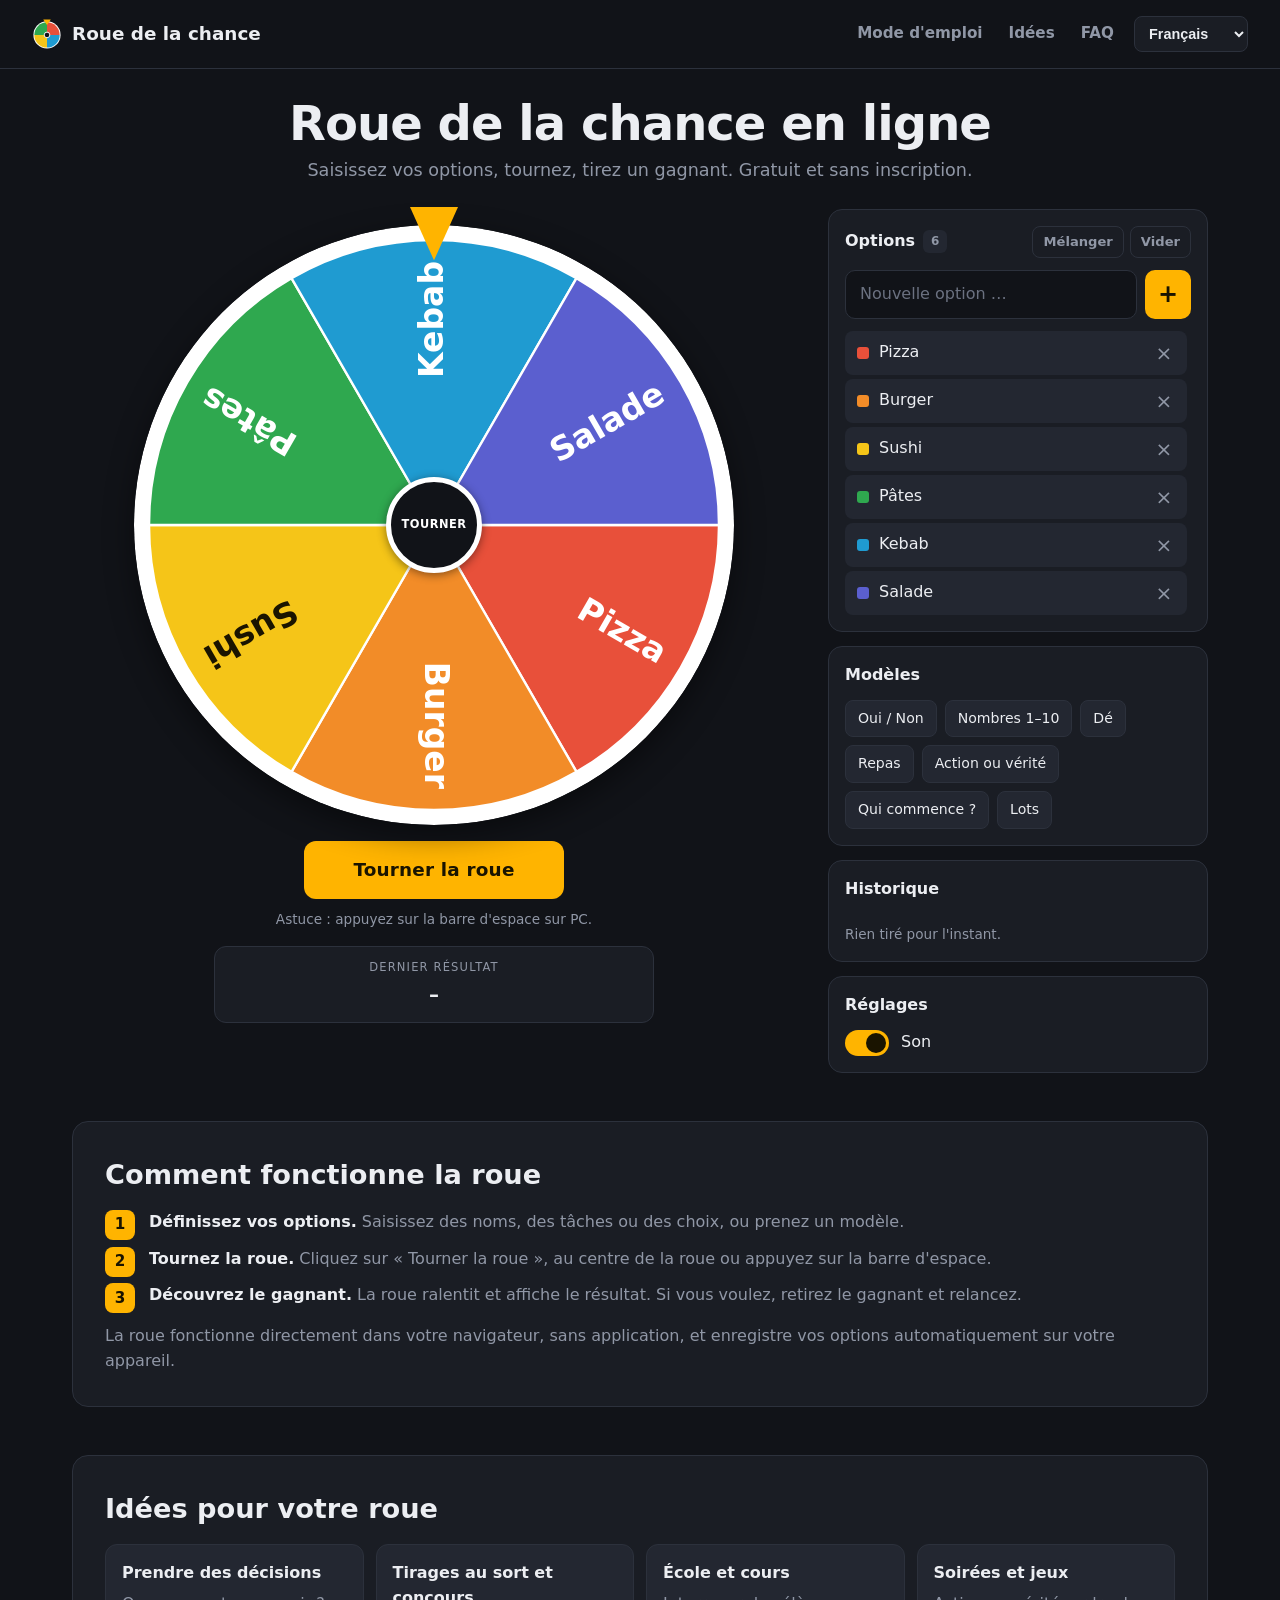
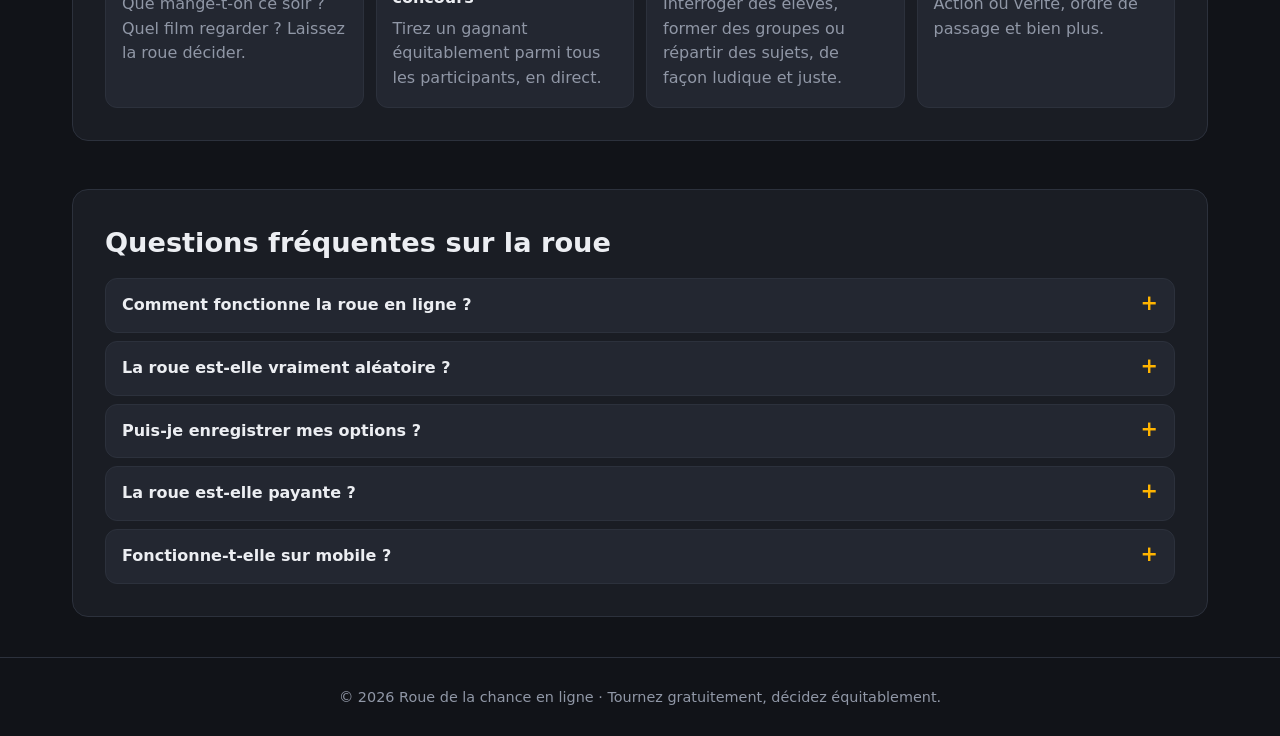
<file: fr.html>
<!DOCTYPE html>
<html lang="fr">
<head>
  <meta charset="utf-8">
  <meta name="viewport" content="width=device-width, initial-scale=1, viewport-fit=cover">
  <title>Roue de la chance en ligne – Tourner la roue gratuitement</title>
  <meta name="description" content="Roue de la chance gratuite en ligne : saisissez vos options, faites tourner la roue et tirez un gagnant. Idéal pour décider, jouer, tirer au sort ou en classe. Sans inscription, sur mobile et PC.">
  <meta name="keywords" content="roue de la chance, roue en ligne, roue aléatoire, tirage au sort, roue pour décider, roulette">
  <meta name="robots" content="index, follow, max-image-preview:large">
  <meta name="theme-color" content="#111318">
  <link rel="canonical" href="https://fischerleo56-prog.github.io/gl-cksrad/fr.html">
  <link rel="alternate" hreflang="de" href="https://fischerleo56-prog.github.io/gl-cksrad/de.html">
  <link rel="alternate" hreflang="en" href="https://fischerleo56-prog.github.io/gl-cksrad/en.html">
  <link rel="alternate" hreflang="es" href="https://fischerleo56-prog.github.io/gl-cksrad/es.html">
  <link rel="alternate" hreflang="fr" href="https://fischerleo56-prog.github.io/gl-cksrad/fr.html">
  <link rel="alternate" hreflang="it" href="https://fischerleo56-prog.github.io/gl-cksrad/it.html">
  <link rel="alternate" hreflang="pt" href="https://fischerleo56-prog.github.io/gl-cksrad/pt.html">
  <link rel="alternate" hreflang="tr" href="https://fischerleo56-prog.github.io/gl-cksrad/tr.html">
  <link rel="alternate" hreflang="pl" href="https://fischerleo56-prog.github.io/gl-cksrad/pl.html">
  <link rel="alternate" hreflang="x-default" href="https://fischerleo56-prog.github.io/gl-cksrad/">
  <link rel="icon" href="favicon.svg" type="image/svg+xml">
  <link rel="manifest" href="manifest.json">

  <meta property="og:type" content="website">
  <meta property="og:locale" content="fr_FR">
  <meta property="og:title" content="Roue de la chance en ligne – Tourner la roue gratuitement">
  <meta property="og:description" content="Roue de la chance gratuite en ligne : saisissez vos options, faites tourner la roue et tirez un gagnant. Idéal pour décider, jouer, tirer au sort ou en classe. Sans inscription, sur mobile et PC.">
  <meta property="og:url" content="https://fischerleo56-prog.github.io/gl-cksrad/fr.html">
  <meta name="twitter:card" content="summary">
  <meta name="twitter:title" content="Roue de la chance en ligne – Tourner la roue gratuitement">
  <meta name="twitter:description" content="Roue de la chance gratuite en ligne : saisissez vos options, faites tourner la roue et tirez un gagnant. Idéal pour décider, jouer, tirer au sort ou en classe. Sans inscription, sur mobile et PC.">

  <link rel="stylesheet" href="base.css">
  <link rel="stylesheet" href="layout.css">
  <link rel="stylesheet" href="wheel.css">
  <link rel="stylesheet" href="panel.css">
  <link rel="stylesheet" href="modal.css">

  <script type="application/ld+json">
{
  "@context": "https://schema.org",
  "@graph": [
    {
      "@type": "WebApplication",
      "name": "Roue de la chance en ligne",
      "url": "https://fischerleo56-prog.github.io/gl-cksrad/fr.html",
      "applicationCategory": "GameApplication",
      "operatingSystem": "Web",
      "inLanguage": "fr",
      "description": "Roue de la chance gratuite en ligne : saisissez vos options, faites tourner la roue et tirez un gagnant. Idéal pour décider, jouer, tirer au sort ou en classe. Sans inscription, sur mobile et PC.",
      "offers": {
        "@type": "Offer",
        "price": "0",
        "priceCurrency": "EUR"
      }
    },
    {
      "@type": "FAQPage",
      "mainEntity": [
        {
          "@type": "Question",
          "name": "Comment fonctionne la roue en ligne ?",
          "acceptedAnswer": {
            "@type": "Answer",
            "text": "Saisissez vos options, cliquez sur tourner et la roue s'arrête sur une option au hasard. Le résultat s'affiche immédiatement."
          }
        },
        {
          "@type": "Question",
          "name": "La roue est-elle vraiment aléatoire ?",
          "acceptedAnswer": {
            "@type": "Answer",
            "text": "Oui. Le gagnant est déterminé par le générateur aléatoire du navigateur et chaque option a la même chance."
          }
        },
        {
          "@type": "Question",
          "name": "Puis-je enregistrer mes options ?",
          "acceptedAnswer": {
            "@type": "Answer",
            "text": "Oui. Vos options sont enregistrées automatiquement dans votre navigateur et retrouvées à votre prochaine visite."
          }
        },
        {
          "@type": "Question",
          "name": "La roue est-elle payante ?",
          "acceptedAnswer": {
            "@type": "Answer",
            "text": "Non, elle est gratuite et ne demande ni inscription ni installation."
          }
        },
        {
          "@type": "Question",
          "name": "Fonctionne-t-elle sur mobile ?",
          "acceptedAnswer": {
            "@type": "Answer",
            "text": "Oui, la page s'adapte automatiquement aux smartphones, tablettes et PC."
          }
        }
      ]
    }
  ]
}
  </script>
</head>
<body>
  <header class="site-header">
    <a class="brand" href="fr.html" aria-label="Roue de la chance">
      <img src="favicon.svg" width="30" height="30" alt="">
      <span>Roue de la chance</span>
    </a>
    <div class="header-right">
      <nav class="nav">
        <a href="#how">Mode d&#x27;emploi</a>
        <a href="#ideas">Idées</a>
        <a href="#faq">FAQ</a>
      </nav>
      <label class="sr-only" for="langSelect">Langue</label>
      <select id="langSelect" class="lang-select">
        <option value="de">Deutsch</option>
        <option value="en">English</option>
        <option value="es">Español</option>
        <option value="fr" selected>Français</option>
        <option value="it">Italiano</option>
        <option value="pt">Português</option>
        <option value="tr">Türkçe</option>
        <option value="pl">Polski</option>
      </select>
    </div>
  </header>

  <main>
    <section class="app" id="app">
      <div class="app-head">
        <h1>Roue de la chance en ligne</h1>
        <p class="lead">Saisissez vos options, tournez, tirez un gagnant. Gratuit et sans inscription.</p>
      </div>

      <div class="stage">
        <div class="wheel-col">
          <div class="wheel-wrap" id="wheelWrap">
            <div class="pointer" aria-hidden="true"></div>
            <canvas id="wheelCanvas" role="img" aria-label="Roue avec vos options"></canvas>
            <button class="hub" id="hubBtn" type="button" aria-label="Tourner la roue">TOURNER</button>
          </div>

          <button class="spin-btn" id="spinBtn" type="button">
            <span class="spin-label">Tourner la roue</span>
          </button>
          <p class="hint">Astuce : appuyez sur la barre d&#x27;espace sur PC.</p>

          <div class="result-strip" id="resultStrip" aria-live="polite">
            <span class="result-label">Dernier résultat</span>
            <strong id="resultText">–</strong>
          </div>
        </div>

        <aside class="panel">
          <section class="card">
            <div class="card-head">
              <h2>Options <small id="entryCount">0</small></h2>
              <div class="mini-actions">
                <button type="button" class="ghost" id="shuffleBtn" title="Mélanger l&#x27;ordre">Mélanger</button>
                <button type="button" class="ghost danger" id="clearBtn" title="Supprimer toutes les options">Vider</button>
              </div>
            </div>

            <form class="add-form" id="addForm" autocomplete="off">
              <label class="sr-only" for="entryInput">Nouvelle option</label>
              <input id="entryInput" type="text" maxlength="40" placeholder="Nouvelle option …" enterkeyhint="done">
              <button type="submit" class="add-btn" aria-label="Ajouter une option">+</button>
            </form>

            <ul class="entries" id="entryList"></ul>
            <p class="note" id="entryNote" hidden></p>
          </section>

          <section class="card">
            <h2>Modèles</h2>
            <div class="chips" id="presetChips"></div>
          </section>

          <section class="card">
            <div class="card-head">
              <h2>Historique</h2>
              <button type="button" class="ghost" id="clearHistoryBtn">Effacer</button>
            </div>
            <ol class="history" id="historyList"></ol>
            <p class="note" id="historyEmpty">Rien tiré pour l&#x27;instant.</p>
          </section>

          <section class="card">
            <h2>Réglages</h2>
            <label class="switch">
              <input type="checkbox" id="soundToggle" checked>
              <span class="track"><span class="thumb"></span></span>
              <span class="switch-text">Son</span>
            </label>
          </section>
        </aside>
      </div>
    </section>

    <section class="content" id="how">
      <h2>Comment fonctionne la roue</h2>
      <ol class="steps">
        <li><strong>Définissez vos options.</strong> Saisissez des noms, des tâches ou des choix, ou prenez un modèle.</li>
        <li><strong>Tournez la roue.</strong> Cliquez sur « Tourner la roue », au centre de la roue ou appuyez sur la barre d&#x27;espace.</li>
        <li><strong>Découvrez le gagnant.</strong> La roue ralentit et affiche le résultat. Si vous voulez, retirez le gagnant et relancez.</li>
      </ol>
      <p>La roue fonctionne directement dans votre navigateur, sans application, et enregistre vos options automatiquement sur votre appareil.</p>
    </section>

    <section class="content" id="ideas">
      <h2>Idées pour votre roue</h2>
      <div class="idea-grid">
        <article><h3>Prendre des décisions</h3><p>Que mange-t-on ce soir ? Quel film regarder ? Laissez la roue décider.</p></article>
        <article><h3>Tirages au sort et concours</h3><p>Tirez un gagnant équitablement parmi tous les participants, en direct.</p></article>
        <article><h3>École et cours</h3><p>Interroger des élèves, former des groupes ou répartir des sujets, de façon ludique et juste.</p></article>
        <article><h3>Soirées et jeux</h3><p>Action ou vérité, ordre de passage et bien plus.</p></article>
      </div>
    </section>

    <section class="content" id="faq">
      <h2>Questions fréquentes sur la roue</h2>
      <details><summary>Comment fonctionne la roue en ligne ?</summary><p>Saisissez vos options, cliquez sur tourner et la roue s&#x27;arrête sur une option au hasard. Le résultat s&#x27;affiche immédiatement.</p></details>
      <details><summary>La roue est-elle vraiment aléatoire ?</summary><p>Oui. Le gagnant est déterminé par le générateur aléatoire du navigateur et chaque option a la même chance.</p></details>
      <details><summary>Puis-je enregistrer mes options ?</summary><p>Oui. Vos options sont enregistrées automatiquement dans votre navigateur et retrouvées à votre prochaine visite.</p></details>
      <details><summary>La roue est-elle payante ?</summary><p>Non, elle est gratuite et ne demande ni inscription ni installation.</p></details>
      <details><summary>Fonctionne-t-elle sur mobile ?</summary><p>Oui, la page s&#x27;adapte automatiquement aux smartphones, tablettes et PC.</p></details>
    </section>
  </main>

  <footer class="site-footer">
    <p>© <span id="year">2026</span> Roue de la chance en ligne · Tournez gratuitement, décidez équitablement.</p>
  </footer>

  <dialog class="modal" id="resultModal" aria-labelledby="modalWinner">
    <div class="modal-box">
      <p class="modal-kicker">Gagnant</p>
      <h2 id="modalWinner">–</h2>
      <div class="modal-actions">
        <button type="button" class="btn primary" id="againBtn">Retourner</button>
        <button type="button" class="btn" id="removeWinnerBtn">Retirer le gagnant</button>
        <button type="button" class="btn ghost" id="closeModalBtn">Fermer</button>
      </div>
    </div>
  </dialog>

  <canvas id="confetti" aria-hidden="true"></canvas>

  <script src="i18n.js"></script>
  <script src="config.js"></script>
  <script src="storage.js"></script>
  <script src="sound.js"></script>
  <script src="confetti.js"></script>
  <script src="wheel.js"></script>
  <script src="ui.js"></script>
  <script src="main.js"></script>
  <script src="lang.js"></script>
</body>
</html>
</file>
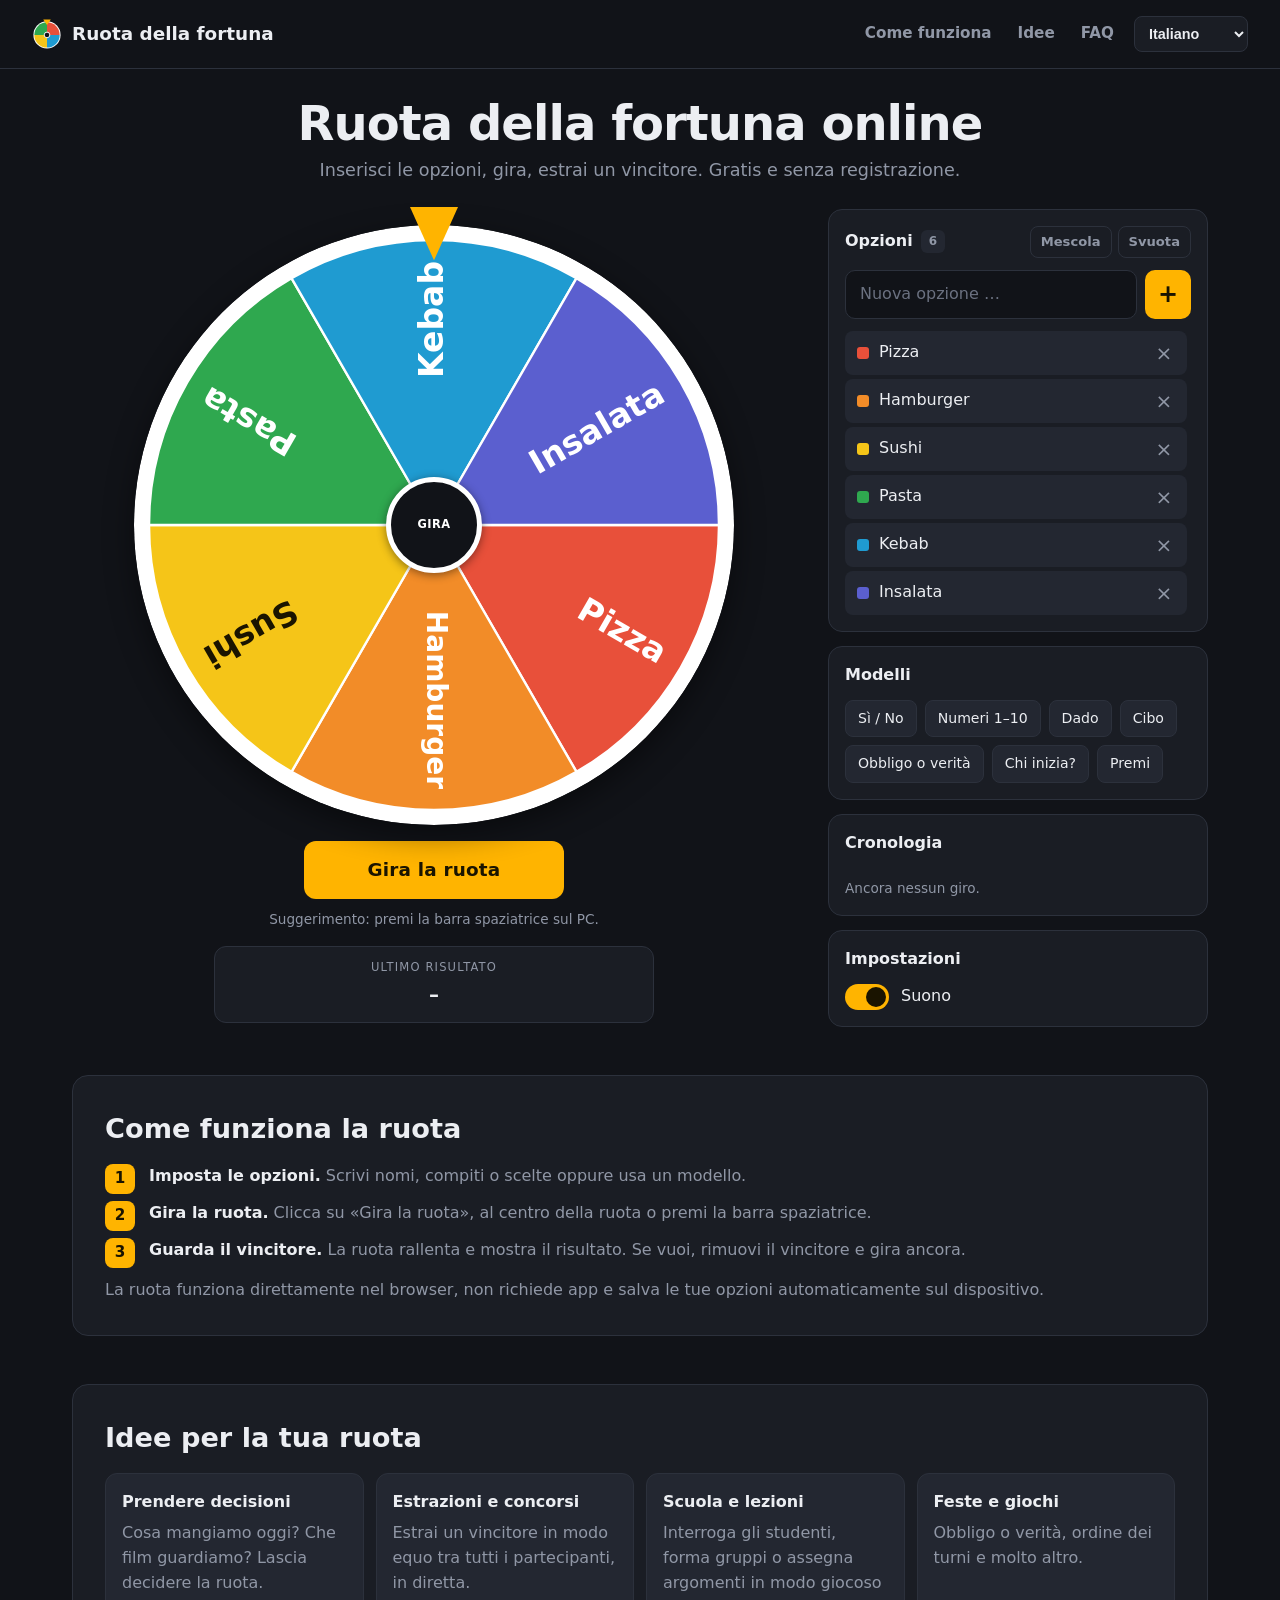
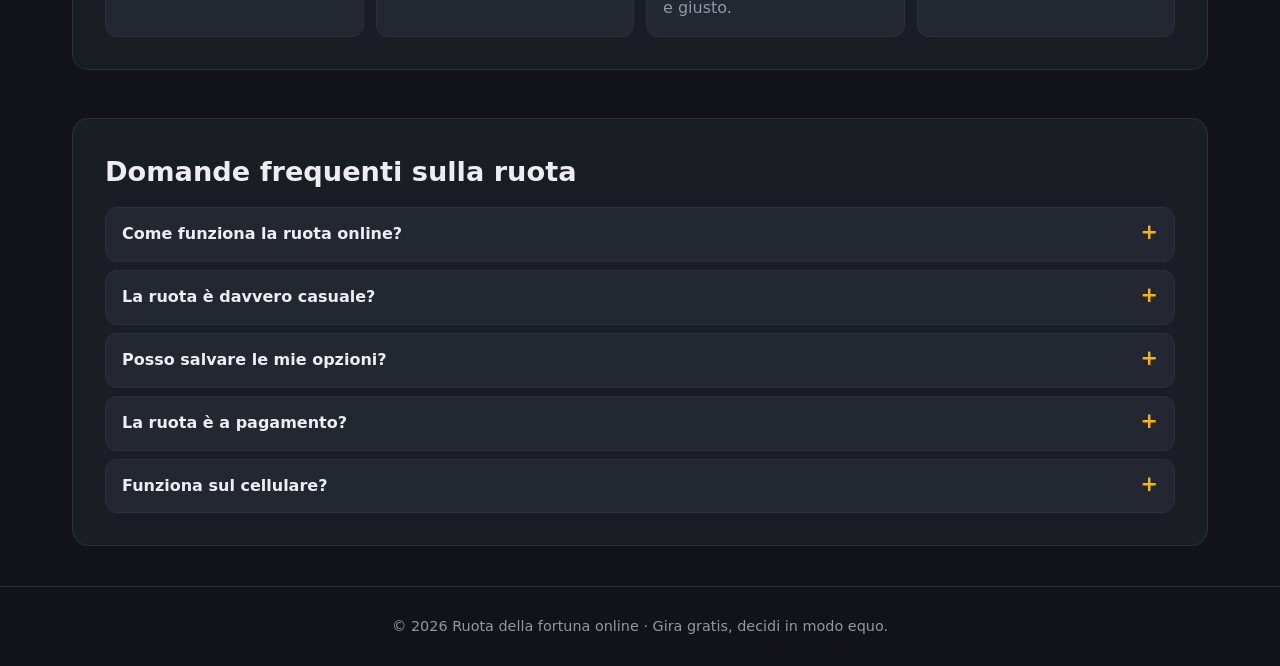
<file: it.html>
<!DOCTYPE html>
<html lang="it">
<head>
  <meta charset="utf-8">
  <meta name="viewport" content="width=device-width, initial-scale=1, viewport-fit=cover">
  <title>Ruota della fortuna online – Gira la ruota gratis</title>
  <meta name="description" content="Ruota della fortuna gratuita online: inserisci le opzioni, gira la ruota ed estrai un vincitore. Perfetta per decisioni, giochi, estrazioni e scuola. Senza registrazione, su cellulare e PC.">
  <meta name="keywords" content="ruota della fortuna, ruota online, ruota casuale, estrazione, ruota per decidere, gira la ruota">
  <meta name="robots" content="index, follow, max-image-preview:large">
  <meta name="theme-color" content="#111318">
  <link rel="canonical" href="https://fischerleo56-prog.github.io/gl-cksrad/it.html">
  <link rel="alternate" hreflang="de" href="https://fischerleo56-prog.github.io/gl-cksrad/de.html">
  <link rel="alternate" hreflang="en" href="https://fischerleo56-prog.github.io/gl-cksrad/en.html">
  <link rel="alternate" hreflang="es" href="https://fischerleo56-prog.github.io/gl-cksrad/es.html">
  <link rel="alternate" hreflang="fr" href="https://fischerleo56-prog.github.io/gl-cksrad/fr.html">
  <link rel="alternate" hreflang="it" href="https://fischerleo56-prog.github.io/gl-cksrad/it.html">
  <link rel="alternate" hreflang="pt" href="https://fischerleo56-prog.github.io/gl-cksrad/pt.html">
  <link rel="alternate" hreflang="tr" href="https://fischerleo56-prog.github.io/gl-cksrad/tr.html">
  <link rel="alternate" hreflang="pl" href="https://fischerleo56-prog.github.io/gl-cksrad/pl.html">
  <link rel="alternate" hreflang="x-default" href="https://fischerleo56-prog.github.io/gl-cksrad/">
  <link rel="icon" href="favicon.svg" type="image/svg+xml">
  <link rel="manifest" href="manifest.json">

  <meta property="og:type" content="website">
  <meta property="og:locale" content="it_IT">
  <meta property="og:title" content="Ruota della fortuna online – Gira la ruota gratis">
  <meta property="og:description" content="Ruota della fortuna gratuita online: inserisci le opzioni, gira la ruota ed estrai un vincitore. Perfetta per decisioni, giochi, estrazioni e scuola. Senza registrazione, su cellulare e PC.">
  <meta property="og:url" content="https://fischerleo56-prog.github.io/gl-cksrad/it.html">
  <meta name="twitter:card" content="summary">
  <meta name="twitter:title" content="Ruota della fortuna online – Gira la ruota gratis">
  <meta name="twitter:description" content="Ruota della fortuna gratuita online: inserisci le opzioni, gira la ruota ed estrai un vincitore. Perfetta per decisioni, giochi, estrazioni e scuola. Senza registrazione, su cellulare e PC.">

  <link rel="stylesheet" href="base.css">
  <link rel="stylesheet" href="layout.css">
  <link rel="stylesheet" href="wheel.css">
  <link rel="stylesheet" href="panel.css">
  <link rel="stylesheet" href="modal.css">

  <script type="application/ld+json">
{
  "@context": "https://schema.org",
  "@graph": [
    {
      "@type": "WebApplication",
      "name": "Ruota della fortuna online",
      "url": "https://fischerleo56-prog.github.io/gl-cksrad/it.html",
      "applicationCategory": "GameApplication",
      "operatingSystem": "Web",
      "inLanguage": "it",
      "description": "Ruota della fortuna gratuita online: inserisci le opzioni, gira la ruota ed estrai un vincitore. Perfetta per decisioni, giochi, estrazioni e scuola. Senza registrazione, su cellulare e PC.",
      "offers": {
        "@type": "Offer",
        "price": "0",
        "priceCurrency": "EUR"
      }
    },
    {
      "@type": "FAQPage",
      "mainEntity": [
        {
          "@type": "Question",
          "name": "Come funziona la ruota online?",
          "acceptedAnswer": {
            "@type": "Answer",
            "text": "Inserisci le opzioni, clicca su gira e la ruota si ferma su un'opzione a caso. Il risultato appare subito."
          }
        },
        {
          "@type": "Question",
          "name": "La ruota è davvero casuale?",
          "acceptedAnswer": {
            "@type": "Answer",
            "text": "Sì. Il vincitore viene scelto dal generatore casuale del browser e ogni opzione ha la stessa probabilità."
          }
        },
        {
          "@type": "Question",
          "name": "Posso salvare le mie opzioni?",
          "acceptedAnswer": {
            "@type": "Answer",
            "text": "Sì. Le opzioni vengono salvate automaticamente nel browser e ritrovate alla prossima visita."
          }
        },
        {
          "@type": "Question",
          "name": "La ruota è a pagamento?",
          "acceptedAnswer": {
            "@type": "Answer",
            "text": "No, è gratuita e non richiede registrazione né installazione."
          }
        },
        {
          "@type": "Question",
          "name": "Funziona sul cellulare?",
          "acceptedAnswer": {
            "@type": "Answer",
            "text": "Sì, la pagina si adatta automaticamente a smartphone, tablet e PC."
          }
        }
      ]
    }
  ]
}
  </script>
</head>
<body>
  <header class="site-header">
    <a class="brand" href="it.html" aria-label="Ruota della fortuna">
      <img src="favicon.svg" width="30" height="30" alt="">
      <span>Ruota della fortuna</span>
    </a>
    <div class="header-right">
      <nav class="nav">
        <a href="#how">Come funziona</a>
        <a href="#ideas">Idee</a>
        <a href="#faq">FAQ</a>
      </nav>
      <label class="sr-only" for="langSelect">Lingua</label>
      <select id="langSelect" class="lang-select">
        <option value="de">Deutsch</option>
        <option value="en">English</option>
        <option value="es">Español</option>
        <option value="fr">Français</option>
        <option value="it" selected>Italiano</option>
        <option value="pt">Português</option>
        <option value="tr">Türkçe</option>
        <option value="pl">Polski</option>
      </select>
    </div>
  </header>

  <main>
    <section class="app" id="app">
      <div class="app-head">
        <h1>Ruota della fortuna online</h1>
        <p class="lead">Inserisci le opzioni, gira, estrai un vincitore. Gratis e senza registrazione.</p>
      </div>

      <div class="stage">
        <div class="wheel-col">
          <div class="wheel-wrap" id="wheelWrap">
            <div class="pointer" aria-hidden="true"></div>
            <canvas id="wheelCanvas" role="img" aria-label="Ruota con le tue opzioni"></canvas>
            <button class="hub" id="hubBtn" type="button" aria-label="Gira la ruota">GIRA</button>
          </div>

          <button class="spin-btn" id="spinBtn" type="button">
            <span class="spin-label">Gira la ruota</span>
          </button>
          <p class="hint">Suggerimento: premi la barra spaziatrice sul PC.</p>

          <div class="result-strip" id="resultStrip" aria-live="polite">
            <span class="result-label">Ultimo risultato</span>
            <strong id="resultText">–</strong>
          </div>
        </div>

        <aside class="panel">
          <section class="card">
            <div class="card-head">
              <h2>Opzioni <small id="entryCount">0</small></h2>
              <div class="mini-actions">
                <button type="button" class="ghost" id="shuffleBtn" title="Mescola l&#x27;ordine">Mescola</button>
                <button type="button" class="ghost danger" id="clearBtn" title="Elimina tutte le opzioni">Svuota</button>
              </div>
            </div>

            <form class="add-form" id="addForm" autocomplete="off">
              <label class="sr-only" for="entryInput">Nuova opzione</label>
              <input id="entryInput" type="text" maxlength="40" placeholder="Nuova opzione …" enterkeyhint="done">
              <button type="submit" class="add-btn" aria-label="Aggiungi opzione">+</button>
            </form>

            <ul class="entries" id="entryList"></ul>
            <p class="note" id="entryNote" hidden></p>
          </section>

          <section class="card">
            <h2>Modelli</h2>
            <div class="chips" id="presetChips"></div>
          </section>

          <section class="card">
            <div class="card-head">
              <h2>Cronologia</h2>
              <button type="button" class="ghost" id="clearHistoryBtn">Cancella</button>
            </div>
            <ol class="history" id="historyList"></ol>
            <p class="note" id="historyEmpty">Ancora nessun giro.</p>
          </section>

          <section class="card">
            <h2>Impostazioni</h2>
            <label class="switch">
              <input type="checkbox" id="soundToggle" checked>
              <span class="track"><span class="thumb"></span></span>
              <span class="switch-text">Suono</span>
            </label>
          </section>
        </aside>
      </div>
    </section>

    <section class="content" id="how">
      <h2>Come funziona la ruota</h2>
      <ol class="steps">
        <li><strong>Imposta le opzioni.</strong> Scrivi nomi, compiti o scelte oppure usa un modello.</li>
        <li><strong>Gira la ruota.</strong> Clicca su «Gira la ruota», al centro della ruota o premi la barra spaziatrice.</li>
        <li><strong>Guarda il vincitore.</strong> La ruota rallenta e mostra il risultato. Se vuoi, rimuovi il vincitore e gira ancora.</li>
      </ol>
      <p>La ruota funziona direttamente nel browser, non richiede app e salva le tue opzioni automaticamente sul dispositivo.</p>
    </section>

    <section class="content" id="ideas">
      <h2>Idee per la tua ruota</h2>
      <div class="idea-grid">
        <article><h3>Prendere decisioni</h3><p>Cosa mangiamo oggi? Che film guardiamo? Lascia decidere la ruota.</p></article>
        <article><h3>Estrazioni e concorsi</h3><p>Estrai un vincitore in modo equo tra tutti i partecipanti, in diretta.</p></article>
        <article><h3>Scuola e lezioni</h3><p>Interroga gli studenti, forma gruppi o assegna argomenti in modo giocoso e giusto.</p></article>
        <article><h3>Feste e giochi</h3><p>Obbligo o verità, ordine dei turni e molto altro.</p></article>
      </div>
    </section>

    <section class="content" id="faq">
      <h2>Domande frequenti sulla ruota</h2>
      <details><summary>Come funziona la ruota online?</summary><p>Inserisci le opzioni, clicca su gira e la ruota si ferma su un&#x27;opzione a caso. Il risultato appare subito.</p></details>
      <details><summary>La ruota è davvero casuale?</summary><p>Sì. Il vincitore viene scelto dal generatore casuale del browser e ogni opzione ha la stessa probabilità.</p></details>
      <details><summary>Posso salvare le mie opzioni?</summary><p>Sì. Le opzioni vengono salvate automaticamente nel browser e ritrovate alla prossima visita.</p></details>
      <details><summary>La ruota è a pagamento?</summary><p>No, è gratuita e non richiede registrazione né installazione.</p></details>
      <details><summary>Funziona sul cellulare?</summary><p>Sì, la pagina si adatta automaticamente a smartphone, tablet e PC.</p></details>
    </section>
  </main>

  <footer class="site-footer">
    <p>© <span id="year">2026</span> Ruota della fortuna online · Gira gratis, decidi in modo equo.</p>
  </footer>

  <dialog class="modal" id="resultModal" aria-labelledby="modalWinner">
    <div class="modal-box">
      <p class="modal-kicker">Vincitore</p>
      <h2 id="modalWinner">–</h2>
      <div class="modal-actions">
        <button type="button" class="btn primary" id="againBtn">Gira ancora</button>
        <button type="button" class="btn" id="removeWinnerBtn">Rimuovi vincitore</button>
        <button type="button" class="btn ghost" id="closeModalBtn">Chiudi</button>
      </div>
    </div>
  </dialog>

  <canvas id="confetti" aria-hidden="true"></canvas>

  <script src="i18n.js"></script>
  <script src="config.js"></script>
  <script src="storage.js"></script>
  <script src="sound.js"></script>
  <script src="confetti.js"></script>
  <script src="wheel.js"></script>
  <script src="ui.js"></script>
  <script src="main.js"></script>
  <script src="lang.js"></script>
</body>
</html>
</file>
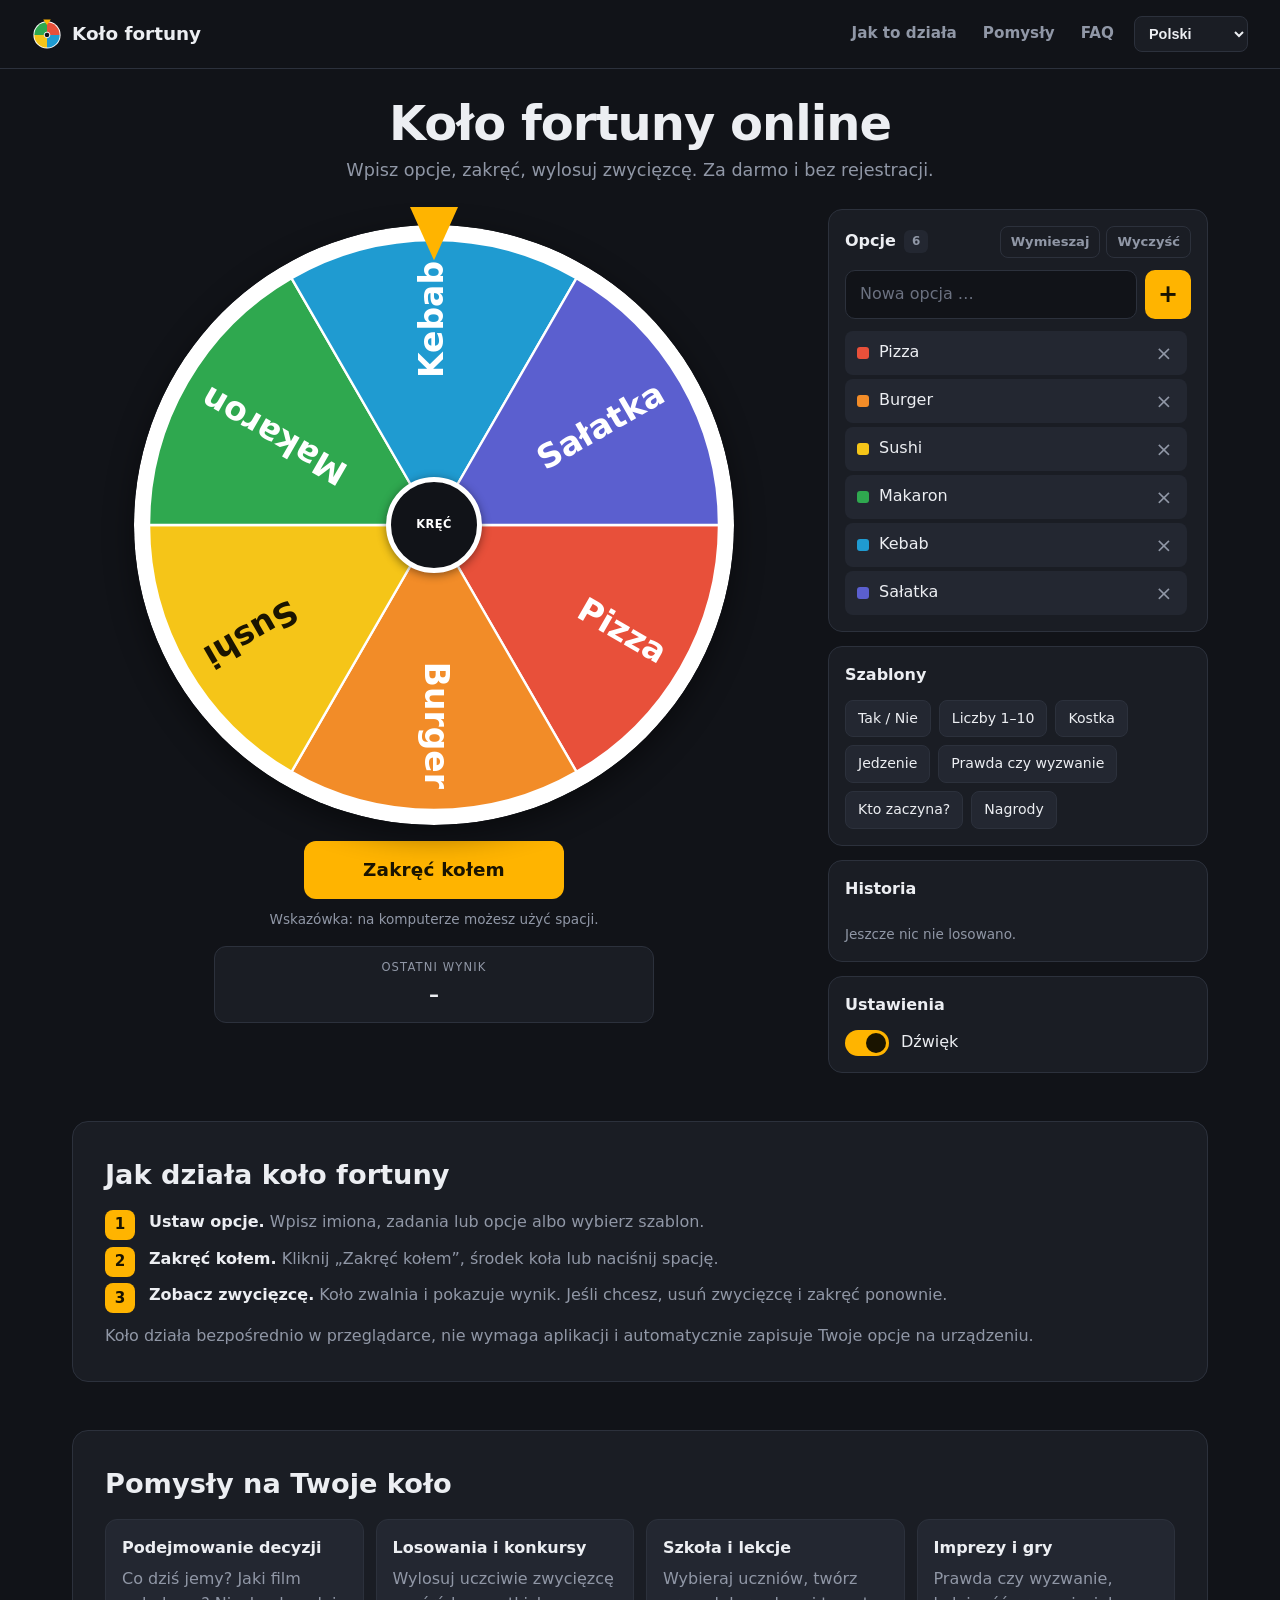
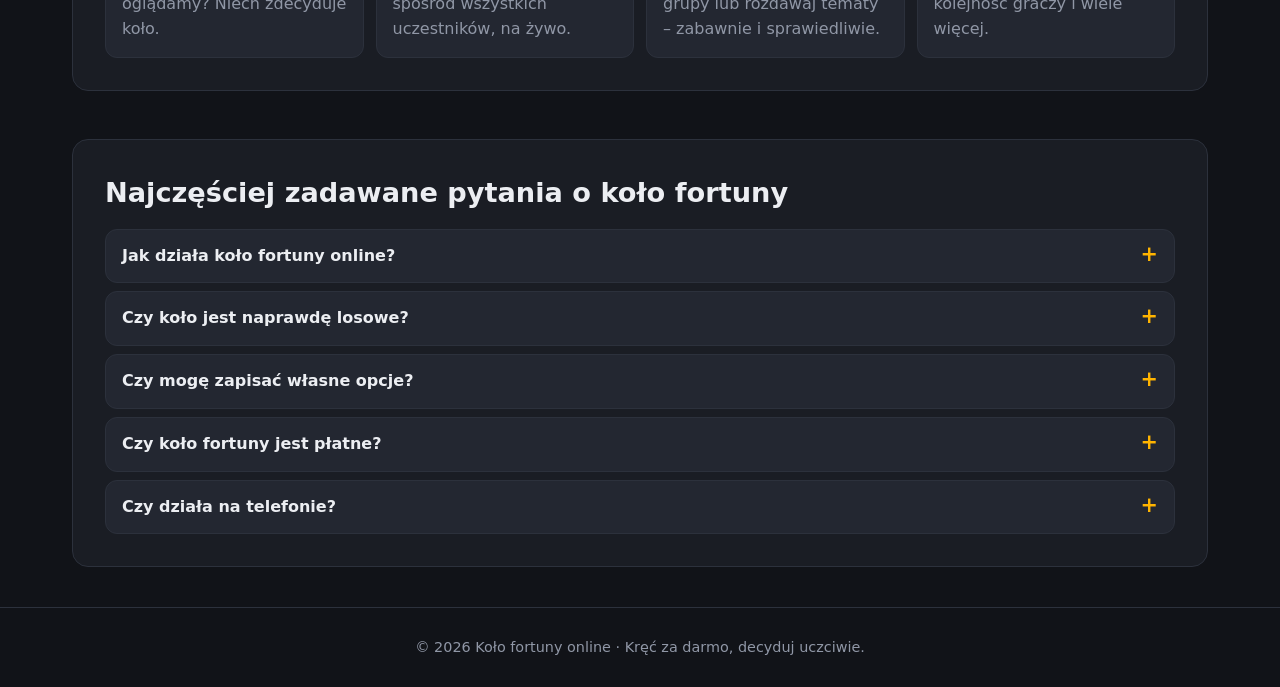
<file: pl.html>
<!DOCTYPE html>
<html lang="pl">
<head>
  <meta charset="utf-8">
  <meta name="viewport" content="width=device-width, initial-scale=1, viewport-fit=cover">
  <title>Koło fortuny online – Zakręć kołem za darmo</title>
  <meta name="description" content="Darmowe koło fortuny online: wpisz opcje, zakręć kołem i wylosuj zwycięzcę. Idealne do decyzji, gier, losowań i lekcji. Bez rejestracji, na telefonie i komputerze.">
  <meta name="keywords" content="koło fortuny, koło fortuny online, losowanie, zakręć kołem, losowe koło, koło do podejmowania decyzji">
  <meta name="robots" content="index, follow, max-image-preview:large">
  <meta name="theme-color" content="#111318">
  <link rel="canonical" href="https://fischerleo56-prog.github.io/gl-cksrad/pl.html">
  <link rel="alternate" hreflang="de" href="https://fischerleo56-prog.github.io/gl-cksrad/de.html">
  <link rel="alternate" hreflang="en" href="https://fischerleo56-prog.github.io/gl-cksrad/en.html">
  <link rel="alternate" hreflang="es" href="https://fischerleo56-prog.github.io/gl-cksrad/es.html">
  <link rel="alternate" hreflang="fr" href="https://fischerleo56-prog.github.io/gl-cksrad/fr.html">
  <link rel="alternate" hreflang="it" href="https://fischerleo56-prog.github.io/gl-cksrad/it.html">
  <link rel="alternate" hreflang="pt" href="https://fischerleo56-prog.github.io/gl-cksrad/pt.html">
  <link rel="alternate" hreflang="tr" href="https://fischerleo56-prog.github.io/gl-cksrad/tr.html">
  <link rel="alternate" hreflang="pl" href="https://fischerleo56-prog.github.io/gl-cksrad/pl.html">
  <link rel="alternate" hreflang="x-default" href="https://fischerleo56-prog.github.io/gl-cksrad/">
  <link rel="icon" href="favicon.svg" type="image/svg+xml">
  <link rel="manifest" href="manifest.json">

  <meta property="og:type" content="website">
  <meta property="og:locale" content="pl_PL">
  <meta property="og:title" content="Koło fortuny online – Zakręć kołem za darmo">
  <meta property="og:description" content="Darmowe koło fortuny online: wpisz opcje, zakręć kołem i wylosuj zwycięzcę. Idealne do decyzji, gier, losowań i lekcji. Bez rejestracji, na telefonie i komputerze.">
  <meta property="og:url" content="https://fischerleo56-prog.github.io/gl-cksrad/pl.html">
  <meta name="twitter:card" content="summary">
  <meta name="twitter:title" content="Koło fortuny online – Zakręć kołem za darmo">
  <meta name="twitter:description" content="Darmowe koło fortuny online: wpisz opcje, zakręć kołem i wylosuj zwycięzcę. Idealne do decyzji, gier, losowań i lekcji. Bez rejestracji, na telefonie i komputerze.">

  <link rel="stylesheet" href="base.css">
  <link rel="stylesheet" href="layout.css">
  <link rel="stylesheet" href="wheel.css">
  <link rel="stylesheet" href="panel.css">
  <link rel="stylesheet" href="modal.css">

  <script type="application/ld+json">
{
  "@context": "https://schema.org",
  "@graph": [
    {
      "@type": "WebApplication",
      "name": "Koło fortuny online",
      "url": "https://fischerleo56-prog.github.io/gl-cksrad/pl.html",
      "applicationCategory": "GameApplication",
      "operatingSystem": "Web",
      "inLanguage": "pl",
      "description": "Darmowe koło fortuny online: wpisz opcje, zakręć kołem i wylosuj zwycięzcę. Idealne do decyzji, gier, losowań i lekcji. Bez rejestracji, na telefonie i komputerze.",
      "offers": {
        "@type": "Offer",
        "price": "0",
        "priceCurrency": "EUR"
      }
    },
    {
      "@type": "FAQPage",
      "mainEntity": [
        {
          "@type": "Question",
          "name": "Jak działa koło fortuny online?",
          "acceptedAnswer": {
            "@type": "Answer",
            "text": "Wpisz opcje, kliknij „Zakręć” i koło zatrzyma się na losowej opcji. Wynik pojawia się od razu."
          }
        },
        {
          "@type": "Question",
          "name": "Czy koło jest naprawdę losowe?",
          "acceptedAnswer": {
            "@type": "Answer",
            "text": "Tak. Zwycięzcę wybiera generator liczb losowych przeglądarki, a każda opcja ma takie same szanse."
          }
        },
        {
          "@type": "Question",
          "name": "Czy mogę zapisać własne opcje?",
          "acceptedAnswer": {
            "@type": "Answer",
            "text": "Tak. Opcje zapisują się automatycznie w przeglądarce i są dostępne przy następnej wizycie."
          }
        },
        {
          "@type": "Question",
          "name": "Czy koło fortuny jest płatne?",
          "acceptedAnswer": {
            "@type": "Answer",
            "text": "Nie, jest darmowe i nie wymaga rejestracji ani instalacji."
          }
        },
        {
          "@type": "Question",
          "name": "Czy działa na telefonie?",
          "acceptedAnswer": {
            "@type": "Answer",
            "text": "Tak, strona automatycznie dostosowuje się do telefonu, tabletu i komputera."
          }
        }
      ]
    }
  ]
}
  </script>
</head>
<body>
  <header class="site-header">
    <a class="brand" href="pl.html" aria-label="Koło fortuny">
      <img src="favicon.svg" width="30" height="30" alt="">
      <span>Koło fortuny</span>
    </a>
    <div class="header-right">
      <nav class="nav">
        <a href="#how">Jak to działa</a>
        <a href="#ideas">Pomysły</a>
        <a href="#faq">FAQ</a>
      </nav>
      <label class="sr-only" for="langSelect">Język</label>
      <select id="langSelect" class="lang-select">
        <option value="de">Deutsch</option>
        <option value="en">English</option>
        <option value="es">Español</option>
        <option value="fr">Français</option>
        <option value="it">Italiano</option>
        <option value="pt">Português</option>
        <option value="tr">Türkçe</option>
        <option value="pl" selected>Polski</option>
      </select>
    </div>
  </header>

  <main>
    <section class="app" id="app">
      <div class="app-head">
        <h1>Koło fortuny online</h1>
        <p class="lead">Wpisz opcje, zakręć, wylosuj zwycięzcę. Za darmo i bez rejestracji.</p>
      </div>

      <div class="stage">
        <div class="wheel-col">
          <div class="wheel-wrap" id="wheelWrap">
            <div class="pointer" aria-hidden="true"></div>
            <canvas id="wheelCanvas" role="img" aria-label="Koło z Twoimi opcjami"></canvas>
            <button class="hub" id="hubBtn" type="button" aria-label="Zakręć kołem">KRĘĆ</button>
          </div>

          <button class="spin-btn" id="spinBtn" type="button">
            <span class="spin-label">Zakręć kołem</span>
          </button>
          <p class="hint">Wskazówka: na komputerze możesz użyć spacji.</p>

          <div class="result-strip" id="resultStrip" aria-live="polite">
            <span class="result-label">Ostatni wynik</span>
            <strong id="resultText">–</strong>
          </div>
        </div>

        <aside class="panel">
          <section class="card">
            <div class="card-head">
              <h2>Opcje <small id="entryCount">0</small></h2>
              <div class="mini-actions">
                <button type="button" class="ghost" id="shuffleBtn" title="Wymieszaj kolejność">Wymieszaj</button>
                <button type="button" class="ghost danger" id="clearBtn" title="Usuń wszystkie opcje">Wyczyść</button>
              </div>
            </div>

            <form class="add-form" id="addForm" autocomplete="off">
              <label class="sr-only" for="entryInput">Nowa opcja</label>
              <input id="entryInput" type="text" maxlength="40" placeholder="Nowa opcja …" enterkeyhint="done">
              <button type="submit" class="add-btn" aria-label="Dodaj opcję">+</button>
            </form>

            <ul class="entries" id="entryList"></ul>
            <p class="note" id="entryNote" hidden></p>
          </section>

          <section class="card">
            <h2>Szablony</h2>
            <div class="chips" id="presetChips"></div>
          </section>

          <section class="card">
            <div class="card-head">
              <h2>Historia</h2>
              <button type="button" class="ghost" id="clearHistoryBtn">Usuń</button>
            </div>
            <ol class="history" id="historyList"></ol>
            <p class="note" id="historyEmpty">Jeszcze nic nie losowano.</p>
          </section>

          <section class="card">
            <h2>Ustawienia</h2>
            <label class="switch">
              <input type="checkbox" id="soundToggle" checked>
              <span class="track"><span class="thumb"></span></span>
              <span class="switch-text">Dźwięk</span>
            </label>
          </section>
        </aside>
      </div>
    </section>

    <section class="content" id="how">
      <h2>Jak działa koło fortuny</h2>
      <ol class="steps">
        <li><strong>Ustaw opcje.</strong> Wpisz imiona, zadania lub opcje albo wybierz szablon.</li>
        <li><strong>Zakręć kołem.</strong> Kliknij „Zakręć kołem”, środek koła lub naciśnij spację.</li>
        <li><strong>Zobacz zwycięzcę.</strong> Koło zwalnia i pokazuje wynik. Jeśli chcesz, usuń zwycięzcę i zakręć ponownie.</li>
      </ol>
      <p>Koło działa bezpośrednio w przeglądarce, nie wymaga aplikacji i automatycznie zapisuje Twoje opcje na urządzeniu.</p>
    </section>

    <section class="content" id="ideas">
      <h2>Pomysły na Twoje koło</h2>
      <div class="idea-grid">
        <article><h3>Podejmowanie decyzji</h3><p>Co dziś jemy? Jaki film oglądamy? Niech zdecyduje koło.</p></article>
        <article><h3>Losowania i konkursy</h3><p>Wylosuj uczciwie zwycięzcę spośród wszystkich uczestników, na żywo.</p></article>
        <article><h3>Szkoła i lekcje</h3><p>Wybieraj uczniów, twórz grupy lub rozdawaj tematy – zabawnie i sprawiedliwie.</p></article>
        <article><h3>Imprezy i gry</h3><p>Prawda czy wyzwanie, kolejność graczy i wiele więcej.</p></article>
      </div>
    </section>

    <section class="content" id="faq">
      <h2>Najczęściej zadawane pytania o koło fortuny</h2>
      <details><summary>Jak działa koło fortuny online?</summary><p>Wpisz opcje, kliknij „Zakręć” i koło zatrzyma się na losowej opcji. Wynik pojawia się od razu.</p></details>
      <details><summary>Czy koło jest naprawdę losowe?</summary><p>Tak. Zwycięzcę wybiera generator liczb losowych przeglądarki, a każda opcja ma takie same szanse.</p></details>
      <details><summary>Czy mogę zapisać własne opcje?</summary><p>Tak. Opcje zapisują się automatycznie w przeglądarce i są dostępne przy następnej wizycie.</p></details>
      <details><summary>Czy koło fortuny jest płatne?</summary><p>Nie, jest darmowe i nie wymaga rejestracji ani instalacji.</p></details>
      <details><summary>Czy działa na telefonie?</summary><p>Tak, strona automatycznie dostosowuje się do telefonu, tabletu i komputera.</p></details>
    </section>
  </main>

  <footer class="site-footer">
    <p>© <span id="year">2026</span> Koło fortuny online · Kręć za darmo, decyduj uczciwie.</p>
  </footer>

  <dialog class="modal" id="resultModal" aria-labelledby="modalWinner">
    <div class="modal-box">
      <p class="modal-kicker">Zwycięzca</p>
      <h2 id="modalWinner">–</h2>
      <div class="modal-actions">
        <button type="button" class="btn primary" id="againBtn">Zakręć ponownie</button>
        <button type="button" class="btn" id="removeWinnerBtn">Usuń zwycięzcę</button>
        <button type="button" class="btn ghost" id="closeModalBtn">Zamknij</button>
      </div>
    </div>
  </dialog>

  <canvas id="confetti" aria-hidden="true"></canvas>

  <script src="i18n.js"></script>
  <script src="config.js"></script>
  <script src="storage.js"></script>
  <script src="sound.js"></script>
  <script src="confetti.js"></script>
  <script src="wheel.js"></script>
  <script src="ui.js"></script>
  <script src="main.js"></script>
  <script src="lang.js"></script>
</body>
</html>
</file>
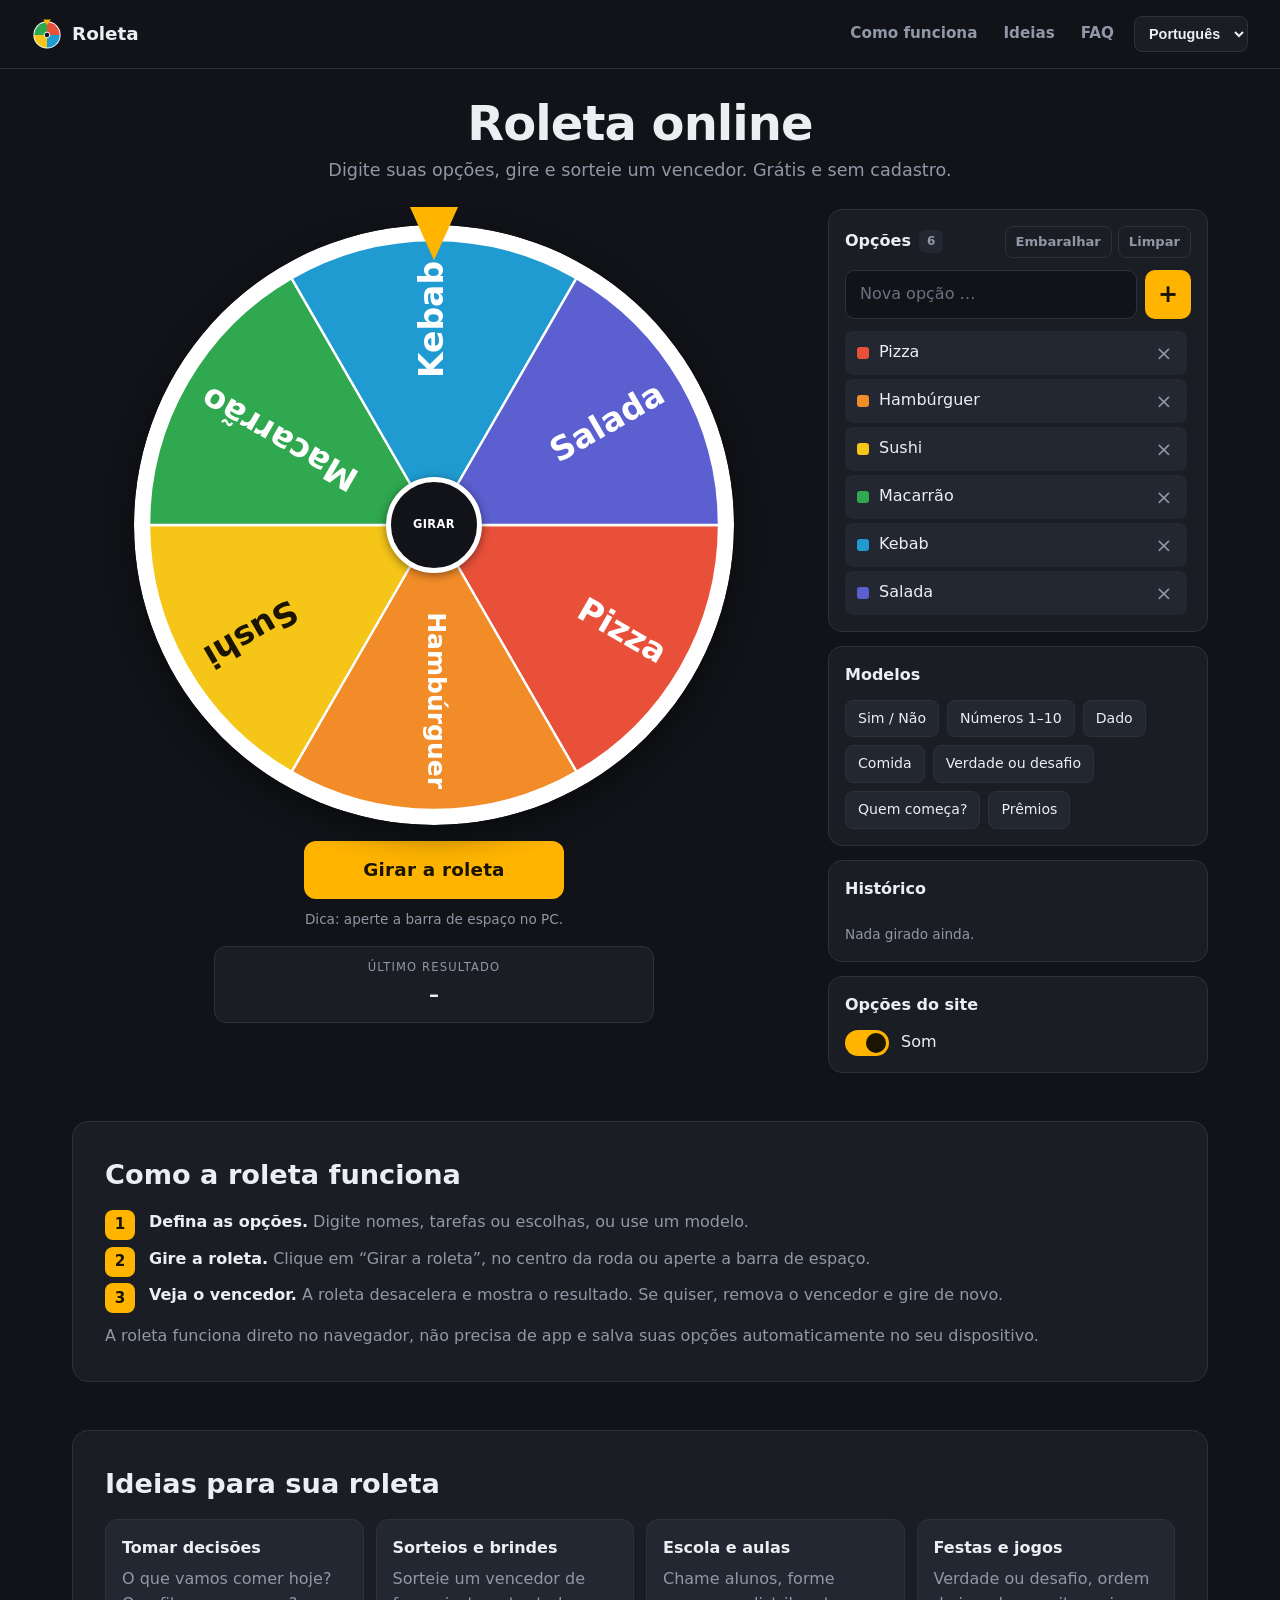
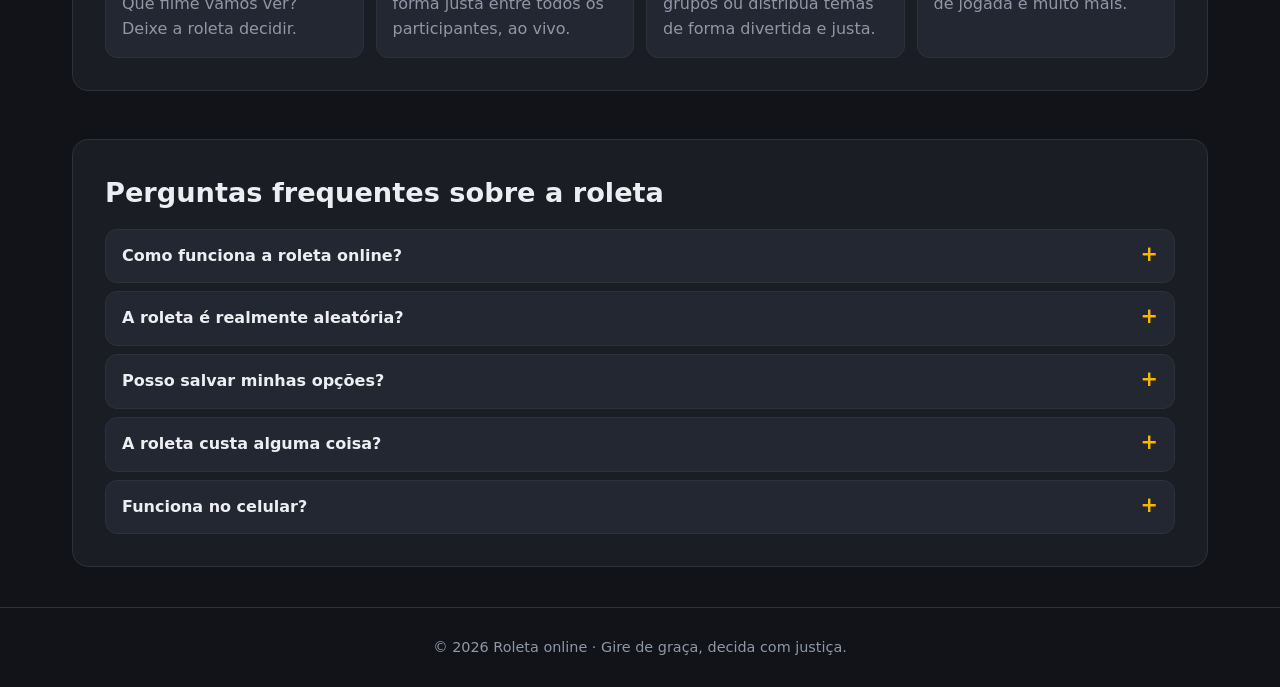
<file: pt.html>
<!DOCTYPE html>
<html lang="pt">
<head>
  <meta charset="utf-8">
  <meta name="viewport" content="width=device-width, initial-scale=1, viewport-fit=cover">
  <title>Roleta online grátis – Girar a roda da sorte</title>
  <meta name="description" content="Roda da sorte grátis online: digite suas opções, gire a roleta e sorteie um vencedor. Ótima para decisões, jogos, sorteios e sala de aula. Sem cadastro, no celular e no PC.">
  <meta name="keywords" content="roleta online, roda da sorte, roleta aleatória, girar roleta, sorteio, roleta para decidir">
  <meta name="robots" content="index, follow, max-image-preview:large">
  <meta name="theme-color" content="#111318">
  <link rel="canonical" href="https://fischerleo56-prog.github.io/gl-cksrad/pt.html">
  <link rel="alternate" hreflang="de" href="https://fischerleo56-prog.github.io/gl-cksrad/de.html">
  <link rel="alternate" hreflang="en" href="https://fischerleo56-prog.github.io/gl-cksrad/en.html">
  <link rel="alternate" hreflang="es" href="https://fischerleo56-prog.github.io/gl-cksrad/es.html">
  <link rel="alternate" hreflang="fr" href="https://fischerleo56-prog.github.io/gl-cksrad/fr.html">
  <link rel="alternate" hreflang="it" href="https://fischerleo56-prog.github.io/gl-cksrad/it.html">
  <link rel="alternate" hreflang="pt" href="https://fischerleo56-prog.github.io/gl-cksrad/pt.html">
  <link rel="alternate" hreflang="tr" href="https://fischerleo56-prog.github.io/gl-cksrad/tr.html">
  <link rel="alternate" hreflang="pl" href="https://fischerleo56-prog.github.io/gl-cksrad/pl.html">
  <link rel="alternate" hreflang="x-default" href="https://fischerleo56-prog.github.io/gl-cksrad/">
  <link rel="icon" href="favicon.svg" type="image/svg+xml">
  <link rel="manifest" href="manifest.json">

  <meta property="og:type" content="website">
  <meta property="og:locale" content="pt_BR">
  <meta property="og:title" content="Roleta online grátis – Girar a roda da sorte">
  <meta property="og:description" content="Roda da sorte grátis online: digite suas opções, gire a roleta e sorteie um vencedor. Ótima para decisões, jogos, sorteios e sala de aula. Sem cadastro, no celular e no PC.">
  <meta property="og:url" content="https://fischerleo56-prog.github.io/gl-cksrad/pt.html">
  <meta name="twitter:card" content="summary">
  <meta name="twitter:title" content="Roleta online grátis – Girar a roda da sorte">
  <meta name="twitter:description" content="Roda da sorte grátis online: digite suas opções, gire a roleta e sorteie um vencedor. Ótima para decisões, jogos, sorteios e sala de aula. Sem cadastro, no celular e no PC.">

  <link rel="stylesheet" href="base.css">
  <link rel="stylesheet" href="layout.css">
  <link rel="stylesheet" href="wheel.css">
  <link rel="stylesheet" href="panel.css">
  <link rel="stylesheet" href="modal.css">

  <script type="application/ld+json">
{
  "@context": "https://schema.org",
  "@graph": [
    {
      "@type": "WebApplication",
      "name": "Roleta online",
      "url": "https://fischerleo56-prog.github.io/gl-cksrad/pt.html",
      "applicationCategory": "GameApplication",
      "operatingSystem": "Web",
      "inLanguage": "pt",
      "description": "Roda da sorte grátis online: digite suas opções, gire a roleta e sorteie um vencedor. Ótima para decisões, jogos, sorteios e sala de aula. Sem cadastro, no celular e no PC.",
      "offers": {
        "@type": "Offer",
        "price": "0",
        "priceCurrency": "EUR"
      }
    },
    {
      "@type": "FAQPage",
      "mainEntity": [
        {
          "@type": "Question",
          "name": "Como funciona a roleta online?",
          "acceptedAnswer": {
            "@type": "Answer",
            "text": "Digite suas opções, clique em girar e a roleta para em uma opção aleatória. O resultado aparece na hora."
          }
        },
        {
          "@type": "Question",
          "name": "A roleta é realmente aleatória?",
          "acceptedAnswer": {
            "@type": "Answer",
            "text": "Sim. O vencedor é escolhido pelo gerador aleatório do navegador e todas as opções têm a mesma chance."
          }
        },
        {
          "@type": "Question",
          "name": "Posso salvar minhas opções?",
          "acceptedAnswer": {
            "@type": "Answer",
            "text": "Sim. Suas opções são salvas automaticamente no navegador e estarão lá na próxima visita."
          }
        },
        {
          "@type": "Question",
          "name": "A roleta custa alguma coisa?",
          "acceptedAnswer": {
            "@type": "Answer",
            "text": "Não, é grátis e não precisa de cadastro nem instalação."
          }
        },
        {
          "@type": "Question",
          "name": "Funciona no celular?",
          "acceptedAnswer": {
            "@type": "Answer",
            "text": "Sim, a página se adapta automaticamente a celular, tablet e PC."
          }
        }
      ]
    }
  ]
}
  </script>
</head>
<body>
  <header class="site-header">
    <a class="brand" href="pt.html" aria-label="Roleta">
      <img src="favicon.svg" width="30" height="30" alt="">
      <span>Roleta</span>
    </a>
    <div class="header-right">
      <nav class="nav">
        <a href="#how">Como funciona</a>
        <a href="#ideas">Ideias</a>
        <a href="#faq">FAQ</a>
      </nav>
      <label class="sr-only" for="langSelect">Idioma</label>
      <select id="langSelect" class="lang-select">
        <option value="de">Deutsch</option>
        <option value="en">English</option>
        <option value="es">Español</option>
        <option value="fr">Français</option>
        <option value="it">Italiano</option>
        <option value="pt" selected>Português</option>
        <option value="tr">Türkçe</option>
        <option value="pl">Polski</option>
      </select>
    </div>
  </header>

  <main>
    <section class="app" id="app">
      <div class="app-head">
        <h1>Roleta online</h1>
        <p class="lead">Digite suas opções, gire e sorteie um vencedor. Grátis e sem cadastro.</p>
      </div>

      <div class="stage">
        <div class="wheel-col">
          <div class="wheel-wrap" id="wheelWrap">
            <div class="pointer" aria-hidden="true"></div>
            <canvas id="wheelCanvas" role="img" aria-label="Roleta com suas opções"></canvas>
            <button class="hub" id="hubBtn" type="button" aria-label="Girar a roleta">GIRAR</button>
          </div>

          <button class="spin-btn" id="spinBtn" type="button">
            <span class="spin-label">Girar a roleta</span>
          </button>
          <p class="hint">Dica: aperte a barra de espaço no PC.</p>

          <div class="result-strip" id="resultStrip" aria-live="polite">
            <span class="result-label">Último resultado</span>
            <strong id="resultText">–</strong>
          </div>
        </div>

        <aside class="panel">
          <section class="card">
            <div class="card-head">
              <h2>Opções <small id="entryCount">0</small></h2>
              <div class="mini-actions">
                <button type="button" class="ghost" id="shuffleBtn" title="Embaralhar a ordem">Embaralhar</button>
                <button type="button" class="ghost danger" id="clearBtn" title="Apagar todas as opções">Limpar</button>
              </div>
            </div>

            <form class="add-form" id="addForm" autocomplete="off">
              <label class="sr-only" for="entryInput">Nova opção</label>
              <input id="entryInput" type="text" maxlength="40" placeholder="Nova opção …" enterkeyhint="done">
              <button type="submit" class="add-btn" aria-label="Adicionar opção">+</button>
            </form>

            <ul class="entries" id="entryList"></ul>
            <p class="note" id="entryNote" hidden></p>
          </section>

          <section class="card">
            <h2>Modelos</h2>
            <div class="chips" id="presetChips"></div>
          </section>

          <section class="card">
            <div class="card-head">
              <h2>Histórico</h2>
              <button type="button" class="ghost" id="clearHistoryBtn">Apagar</button>
            </div>
            <ol class="history" id="historyList"></ol>
            <p class="note" id="historyEmpty">Nada girado ainda.</p>
          </section>

          <section class="card">
            <h2>Opções do site</h2>
            <label class="switch">
              <input type="checkbox" id="soundToggle" checked>
              <span class="track"><span class="thumb"></span></span>
              <span class="switch-text">Som</span>
            </label>
          </section>
        </aside>
      </div>
    </section>

    <section class="content" id="how">
      <h2>Como a roleta funciona</h2>
      <ol class="steps">
        <li><strong>Defina as opções.</strong> Digite nomes, tarefas ou escolhas, ou use um modelo.</li>
        <li><strong>Gire a roleta.</strong> Clique em “Girar a roleta”, no centro da roda ou aperte a barra de espaço.</li>
        <li><strong>Veja o vencedor.</strong> A roleta desacelera e mostra o resultado. Se quiser, remova o vencedor e gire de novo.</li>
      </ol>
      <p>A roleta funciona direto no navegador, não precisa de app e salva suas opções automaticamente no seu dispositivo.</p>
    </section>

    <section class="content" id="ideas">
      <h2>Ideias para sua roleta</h2>
      <div class="idea-grid">
        <article><h3>Tomar decisões</h3><p>O que vamos comer hoje? Que filme vamos ver? Deixe a roleta decidir.</p></article>
        <article><h3>Sorteios e brindes</h3><p>Sorteie um vencedor de forma justa entre todos os participantes, ao vivo.</p></article>
        <article><h3>Escola e aulas</h3><p>Chame alunos, forme grupos ou distribua temas de forma divertida e justa.</p></article>
        <article><h3>Festas e jogos</h3><p>Verdade ou desafio, ordem de jogada e muito mais.</p></article>
      </div>
    </section>

    <section class="content" id="faq">
      <h2>Perguntas frequentes sobre a roleta</h2>
      <details><summary>Como funciona a roleta online?</summary><p>Digite suas opções, clique em girar e a roleta para em uma opção aleatória. O resultado aparece na hora.</p></details>
      <details><summary>A roleta é realmente aleatória?</summary><p>Sim. O vencedor é escolhido pelo gerador aleatório do navegador e todas as opções têm a mesma chance.</p></details>
      <details><summary>Posso salvar minhas opções?</summary><p>Sim. Suas opções são salvas automaticamente no navegador e estarão lá na próxima visita.</p></details>
      <details><summary>A roleta custa alguma coisa?</summary><p>Não, é grátis e não precisa de cadastro nem instalação.</p></details>
      <details><summary>Funciona no celular?</summary><p>Sim, a página se adapta automaticamente a celular, tablet e PC.</p></details>
    </section>
  </main>

  <footer class="site-footer">
    <p>© <span id="year">2026</span> Roleta online · Gire de graça, decida com justiça.</p>
  </footer>

  <dialog class="modal" id="resultModal" aria-labelledby="modalWinner">
    <div class="modal-box">
      <p class="modal-kicker">Vencedor</p>
      <h2 id="modalWinner">–</h2>
      <div class="modal-actions">
        <button type="button" class="btn primary" id="againBtn">Girar de novo</button>
        <button type="button" class="btn" id="removeWinnerBtn">Remover vencedor</button>
        <button type="button" class="btn ghost" id="closeModalBtn">Fechar</button>
      </div>
    </div>
  </dialog>

  <canvas id="confetti" aria-hidden="true"></canvas>

  <script src="i18n.js"></script>
  <script src="config.js"></script>
  <script src="storage.js"></script>
  <script src="sound.js"></script>
  <script src="confetti.js"></script>
  <script src="wheel.js"></script>
  <script src="ui.js"></script>
  <script src="main.js"></script>
  <script src="lang.js"></script>
</body>
</html>
</file>
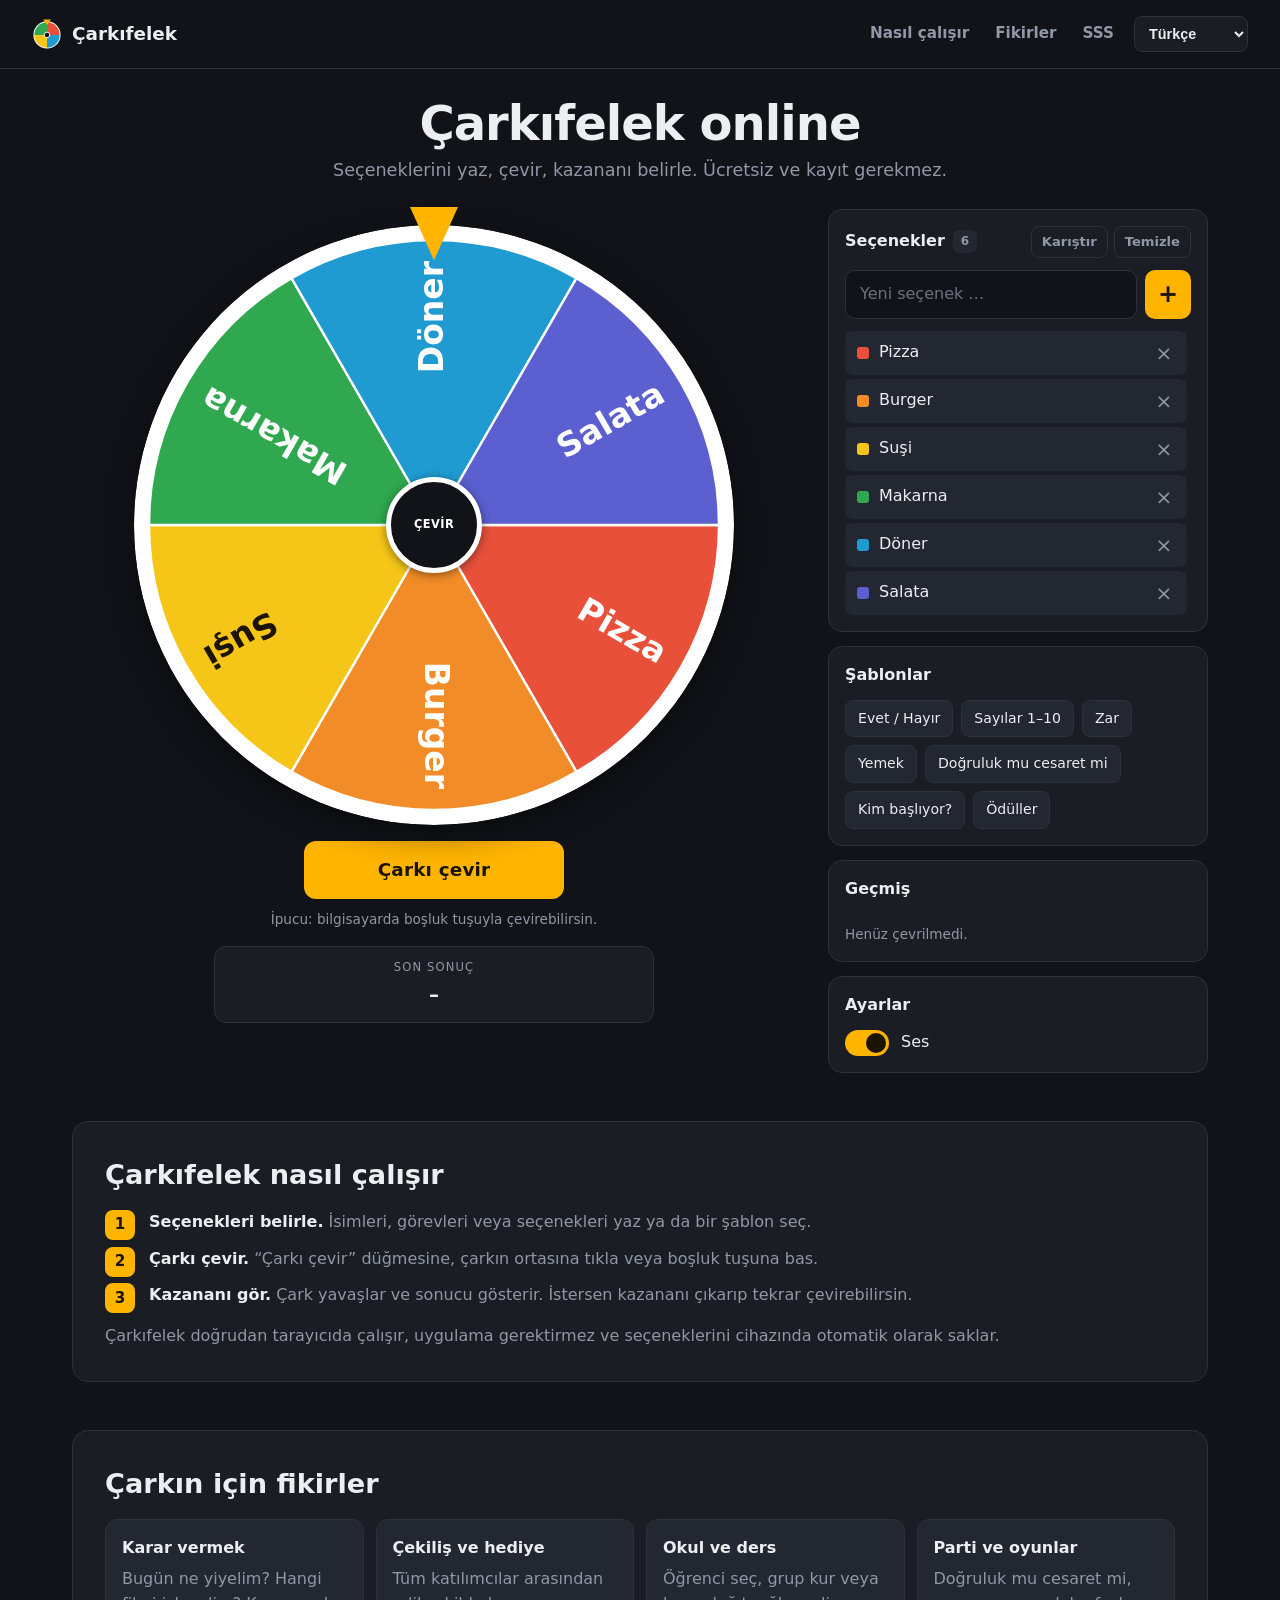
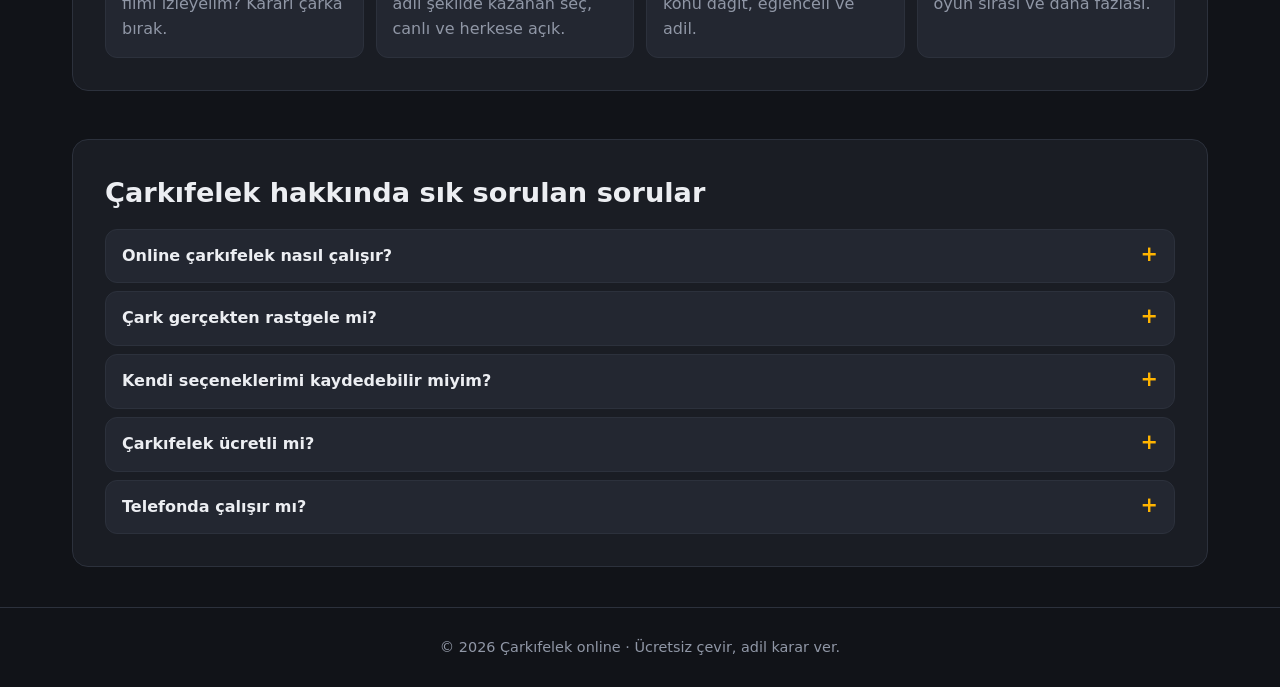
<file: tr.html>
<!DOCTYPE html>
<html lang="tr">
<head>
  <meta charset="utf-8">
  <meta name="viewport" content="width=device-width, initial-scale=1, viewport-fit=cover">
  <title>Çarkıfelek online – Ücretsiz çevir</title>
  <meta name="description" content="Ücretsiz online çarkıfelek: seçeneklerini yaz, çarkı çevir ve kazananı belirle. Karar vermek, oyunlar, çekilişler ve sınıf için ideal. Kayıt gerekmez, telefonda ve bilgisayarda çalışır.">
  <meta name="keywords" content="çarkıfelek, çark çevir, online çarkıfelek, rastgele çark, çekiliş çarkı, karar çarkı">
  <meta name="robots" content="index, follow, max-image-preview:large">
  <meta name="theme-color" content="#111318">
  <link rel="canonical" href="https://fischerleo56-prog.github.io/gl-cksrad/tr.html">
  <link rel="alternate" hreflang="de" href="https://fischerleo56-prog.github.io/gl-cksrad/de.html">
  <link rel="alternate" hreflang="en" href="https://fischerleo56-prog.github.io/gl-cksrad/en.html">
  <link rel="alternate" hreflang="es" href="https://fischerleo56-prog.github.io/gl-cksrad/es.html">
  <link rel="alternate" hreflang="fr" href="https://fischerleo56-prog.github.io/gl-cksrad/fr.html">
  <link rel="alternate" hreflang="it" href="https://fischerleo56-prog.github.io/gl-cksrad/it.html">
  <link rel="alternate" hreflang="pt" href="https://fischerleo56-prog.github.io/gl-cksrad/pt.html">
  <link rel="alternate" hreflang="tr" href="https://fischerleo56-prog.github.io/gl-cksrad/tr.html">
  <link rel="alternate" hreflang="pl" href="https://fischerleo56-prog.github.io/gl-cksrad/pl.html">
  <link rel="alternate" hreflang="x-default" href="https://fischerleo56-prog.github.io/gl-cksrad/">
  <link rel="icon" href="favicon.svg" type="image/svg+xml">
  <link rel="manifest" href="manifest.json">

  <meta property="og:type" content="website">
  <meta property="og:locale" content="tr_TR">
  <meta property="og:title" content="Çarkıfelek online – Ücretsiz çevir">
  <meta property="og:description" content="Ücretsiz online çarkıfelek: seçeneklerini yaz, çarkı çevir ve kazananı belirle. Karar vermek, oyunlar, çekilişler ve sınıf için ideal. Kayıt gerekmez, telefonda ve bilgisayarda çalışır.">
  <meta property="og:url" content="https://fischerleo56-prog.github.io/gl-cksrad/tr.html">
  <meta name="twitter:card" content="summary">
  <meta name="twitter:title" content="Çarkıfelek online – Ücretsiz çevir">
  <meta name="twitter:description" content="Ücretsiz online çarkıfelek: seçeneklerini yaz, çarkı çevir ve kazananı belirle. Karar vermek, oyunlar, çekilişler ve sınıf için ideal. Kayıt gerekmez, telefonda ve bilgisayarda çalışır.">

  <link rel="stylesheet" href="base.css">
  <link rel="stylesheet" href="layout.css">
  <link rel="stylesheet" href="wheel.css">
  <link rel="stylesheet" href="panel.css">
  <link rel="stylesheet" href="modal.css">

  <script type="application/ld+json">
{
  "@context": "https://schema.org",
  "@graph": [
    {
      "@type": "WebApplication",
      "name": "Çarkıfelek online",
      "url": "https://fischerleo56-prog.github.io/gl-cksrad/tr.html",
      "applicationCategory": "GameApplication",
      "operatingSystem": "Web",
      "inLanguage": "tr",
      "description": "Ücretsiz online çarkıfelek: seçeneklerini yaz, çarkı çevir ve kazananı belirle. Karar vermek, oyunlar, çekilişler ve sınıf için ideal. Kayıt gerekmez, telefonda ve bilgisayarda çalışır.",
      "offers": {
        "@type": "Offer",
        "price": "0",
        "priceCurrency": "EUR"
      }
    },
    {
      "@type": "FAQPage",
      "mainEntity": [
        {
          "@type": "Question",
          "name": "Online çarkıfelek nasıl çalışır?",
          "acceptedAnswer": {
            "@type": "Answer",
            "text": "Seçeneklerini gir, çevir'e tıkla; çark rastgele bir seçenekte durur. Sonuç hemen gösterilir."
          }
        },
        {
          "@type": "Question",
          "name": "Çark gerçekten rastgele mi?",
          "acceptedAnswer": {
            "@type": "Answer",
            "text": "Evet. Kazanan tarayıcının rastgele sayı üreticisiyle belirlenir ve her seçeneğin şansı eşittir."
          }
        },
        {
          "@type": "Question",
          "name": "Kendi seçeneklerimi kaydedebilir miyim?",
          "acceptedAnswer": {
            "@type": "Answer",
            "text": "Evet. Seçeneklerin tarayıcında otomatik kaydedilir ve bir sonraki ziyaretinde yine orada olur."
          }
        },
        {
          "@type": "Question",
          "name": "Çarkıfelek ücretli mi?",
          "acceptedAnswer": {
            "@type": "Answer",
            "text": "Hayır, ücretsizdir; kayıt veya kurulum gerekmez."
          }
        },
        {
          "@type": "Question",
          "name": "Telefonda çalışır mı?",
          "acceptedAnswer": {
            "@type": "Answer",
            "text": "Evet, sayfa telefon, tablet ve bilgisayara otomatik uyum sağlar."
          }
        }
      ]
    }
  ]
}
  </script>
</head>
<body>
  <header class="site-header">
    <a class="brand" href="tr.html" aria-label="Çarkıfelek">
      <img src="favicon.svg" width="30" height="30" alt="">
      <span>Çarkıfelek</span>
    </a>
    <div class="header-right">
      <nav class="nav">
        <a href="#how">Nasıl çalışır</a>
        <a href="#ideas">Fikirler</a>
        <a href="#faq">SSS</a>
      </nav>
      <label class="sr-only" for="langSelect">Dil</label>
      <select id="langSelect" class="lang-select">
        <option value="de">Deutsch</option>
        <option value="en">English</option>
        <option value="es">Español</option>
        <option value="fr">Français</option>
        <option value="it">Italiano</option>
        <option value="pt">Português</option>
        <option value="tr" selected>Türkçe</option>
        <option value="pl">Polski</option>
      </select>
    </div>
  </header>

  <main>
    <section class="app" id="app">
      <div class="app-head">
        <h1>Çarkıfelek online</h1>
        <p class="lead">Seçeneklerini yaz, çevir, kazananı belirle. Ücretsiz ve kayıt gerekmez.</p>
      </div>

      <div class="stage">
        <div class="wheel-col">
          <div class="wheel-wrap" id="wheelWrap">
            <div class="pointer" aria-hidden="true"></div>
            <canvas id="wheelCanvas" role="img" aria-label="Seçeneklerinle çark"></canvas>
            <button class="hub" id="hubBtn" type="button" aria-label="Çarkı çevir">ÇEVİR</button>
          </div>

          <button class="spin-btn" id="spinBtn" type="button">
            <span class="spin-label">Çarkı çevir</span>
          </button>
          <p class="hint">İpucu: bilgisayarda boşluk tuşuyla çevirebilirsin.</p>

          <div class="result-strip" id="resultStrip" aria-live="polite">
            <span class="result-label">Son sonuç</span>
            <strong id="resultText">–</strong>
          </div>
        </div>

        <aside class="panel">
          <section class="card">
            <div class="card-head">
              <h2>Seçenekler <small id="entryCount">0</small></h2>
              <div class="mini-actions">
                <button type="button" class="ghost" id="shuffleBtn" title="Sırayı karıştır">Karıştır</button>
                <button type="button" class="ghost danger" id="clearBtn" title="Tüm seçenekleri sil">Temizle</button>
              </div>
            </div>

            <form class="add-form" id="addForm" autocomplete="off">
              <label class="sr-only" for="entryInput">Yeni seçenek</label>
              <input id="entryInput" type="text" maxlength="40" placeholder="Yeni seçenek …" enterkeyhint="done">
              <button type="submit" class="add-btn" aria-label="Seçenek ekle">+</button>
            </form>

            <ul class="entries" id="entryList"></ul>
            <p class="note" id="entryNote" hidden></p>
          </section>

          <section class="card">
            <h2>Şablonlar</h2>
            <div class="chips" id="presetChips"></div>
          </section>

          <section class="card">
            <div class="card-head">
              <h2>Geçmiş</h2>
              <button type="button" class="ghost" id="clearHistoryBtn">Sil</button>
            </div>
            <ol class="history" id="historyList"></ol>
            <p class="note" id="historyEmpty">Henüz çevrilmedi.</p>
          </section>

          <section class="card">
            <h2>Ayarlar</h2>
            <label class="switch">
              <input type="checkbox" id="soundToggle" checked>
              <span class="track"><span class="thumb"></span></span>
              <span class="switch-text">Ses</span>
            </label>
          </section>
        </aside>
      </div>
    </section>

    <section class="content" id="how">
      <h2>Çarkıfelek nasıl çalışır</h2>
      <ol class="steps">
        <li><strong>Seçenekleri belirle.</strong> İsimleri, görevleri veya seçenekleri yaz ya da bir şablon seç.</li>
        <li><strong>Çarkı çevir.</strong> “Çarkı çevir” düğmesine, çarkın ortasına tıkla veya boşluk tuşuna bas.</li>
        <li><strong>Kazananı gör.</strong> Çark yavaşlar ve sonucu gösterir. İstersen kazananı çıkarıp tekrar çevirebilirsin.</li>
      </ol>
      <p>Çarkıfelek doğrudan tarayıcıda çalışır, uygulama gerektirmez ve seçeneklerini cihazında otomatik olarak saklar.</p>
    </section>

    <section class="content" id="ideas">
      <h2>Çarkın için fikirler</h2>
      <div class="idea-grid">
        <article><h3>Karar vermek</h3><p>Bugün ne yiyelim? Hangi filmi izleyelim? Kararı çarka bırak.</p></article>
        <article><h3>Çekiliş ve hediye</h3><p>Tüm katılımcılar arasından adil şekilde kazanan seç, canlı ve herkese açık.</p></article>
        <article><h3>Okul ve ders</h3><p>Öğrenci seç, grup kur veya konu dağıt, eğlenceli ve adil.</p></article>
        <article><h3>Parti ve oyunlar</h3><p>Doğruluk mu cesaret mi, oyun sırası ve daha fazlası.</p></article>
      </div>
    </section>

    <section class="content" id="faq">
      <h2>Çarkıfelek hakkında sık sorulan sorular</h2>
      <details><summary>Online çarkıfelek nasıl çalışır?</summary><p>Seçeneklerini gir, çevir&#x27;e tıkla; çark rastgele bir seçenekte durur. Sonuç hemen gösterilir.</p></details>
      <details><summary>Çark gerçekten rastgele mi?</summary><p>Evet. Kazanan tarayıcının rastgele sayı üreticisiyle belirlenir ve her seçeneğin şansı eşittir.</p></details>
      <details><summary>Kendi seçeneklerimi kaydedebilir miyim?</summary><p>Evet. Seçeneklerin tarayıcında otomatik kaydedilir ve bir sonraki ziyaretinde yine orada olur.</p></details>
      <details><summary>Çarkıfelek ücretli mi?</summary><p>Hayır, ücretsizdir; kayıt veya kurulum gerekmez.</p></details>
      <details><summary>Telefonda çalışır mı?</summary><p>Evet, sayfa telefon, tablet ve bilgisayara otomatik uyum sağlar.</p></details>
    </section>
  </main>

  <footer class="site-footer">
    <p>© <span id="year">2026</span> Çarkıfelek online · Ücretsiz çevir, adil karar ver.</p>
  </footer>

  <dialog class="modal" id="resultModal" aria-labelledby="modalWinner">
    <div class="modal-box">
      <p class="modal-kicker">Kazanan</p>
      <h2 id="modalWinner">–</h2>
      <div class="modal-actions">
        <button type="button" class="btn primary" id="againBtn">Tekrar çevir</button>
        <button type="button" class="btn" id="removeWinnerBtn">Kazananı çıkar</button>
        <button type="button" class="btn ghost" id="closeModalBtn">Kapat</button>
      </div>
    </div>
  </dialog>

  <canvas id="confetti" aria-hidden="true"></canvas>

  <script src="i18n.js"></script>
  <script src="config.js"></script>
  <script src="storage.js"></script>
  <script src="sound.js"></script>
  <script src="confetti.js"></script>
  <script src="wheel.js"></script>
  <script src="ui.js"></script>
  <script src="main.js"></script>
  <script src="lang.js"></script>
</body>
</html>
</file>
<file: base.css>
/* ===== Basis: Variablen, Reset, Buttons ===== */
:root {
  --bg: #111318;
  --surface: #1a1d24;
  --surface-2: #232731;
  --line: #2c313c;
  --text: #eceef2;
  --muted: #9097a6;
  --accent: #ffb400;
  --accent-ink: #1a1400;
  --danger: #ff6b6b;
  --radius: 12px;
  --font: system-ui, -apple-system, "Segoe UI", Roboto, "Helvetica Neue", Arial, sans-serif;
}

*, *::before, *::after { box-sizing: border-box; }
* { margin: 0; }

html { scroll-behavior: smooth; -webkit-text-size-adjust: 100%; scroll-padding-top: 16px; }

body {
  font-family: var(--font);
  color: var(--text);
  background: var(--bg);
  min-height: 100vh;
  line-height: 1.55;
  overflow-x: hidden;
  -webkit-tap-highlight-color: transparent;
}

a { color: var(--accent); }
button, input { font: inherit; color: inherit; }
button { cursor: pointer; }
:focus-visible { outline: 2px solid var(--accent); outline-offset: 2px; }

.sr-only {
  position: absolute; width: 1px; height: 1px; padding: 0; margin: -1px;
  overflow: hidden; clip: rect(0, 0, 0, 0); white-space: nowrap; border: 0;
}

/* Buttons */
.btn {
  border: 1px solid var(--line);
  background: var(--surface-2);
  border-radius: var(--radius);
  padding: 12px 18px;
  font-weight: 600;
  transition: background 0.15s, border-color 0.15s, transform 0.1s;
}
.btn:hover { background: #2b303c; border-color: #3a404d; }
.btn:active { transform: scale(0.98); }
.btn.primary { background: var(--accent); border-color: var(--accent); color: var(--accent-ink); font-weight: 800; }
.btn.primary:hover { filter: brightness(1.08); }
.btn.ghost { background: transparent; }

.ghost {
  background: transparent;
  border: 1px solid var(--line);
  color: var(--muted);
  border-radius: 8px;
  padding: 5px 10px;
  font-size: 0.82rem;
  font-weight: 600;
  transition: color 0.15s, border-color 0.15s;
}
.ghost:hover { color: var(--text); border-color: #454c5b; }
.ghost.danger:hover { color: var(--danger); border-color: var(--danger); }

@media (prefers-reduced-motion: reduce) {
  *, *::before, *::after { animation-duration: 0.01ms !important; animation-iteration-count: 1 !important; transition-duration: 0.01ms !important; scroll-behavior: auto !important; }
}
</file>
<file: layout.css>
/* ===== Layout: Header, Hauptbereich, Inhalte, Footer ===== */
.site-header {
  display: flex; align-items: center; justify-content: space-between;
  padding: 14px clamp(16px, 4vw, 32px);
  padding-top: max(14px, env(safe-area-inset-top));
  border-bottom: 1px solid var(--line);
}
.brand { display: flex; align-items: center; gap: 10px; color: var(--text); text-decoration: none; font-weight: 800; font-size: 1.15rem; }
.brand img { display: block; }
.header-right { display: flex; align-items: center; gap: 8px; }
.nav { display: flex; gap: 2px; }
.lang-select {
  background: var(--surface); color: var(--text); border: 1px solid var(--line);
  border-radius: 8px; padding: 8px 10px; font-size: 0.9rem; font-weight: 600; cursor: pointer;
}
.lang-select:hover { border-color: #454c5b; }
.lang-select option { background: var(--surface); color: var(--text); }

/* Startseite mit Sprachauswahl */
.lang-landing { max-width: 640px; margin: 0 auto; padding: 14vh 20px 40px; text-align: center; }
.lang-landing h1 { margin-bottom: 8px; }
.lang-landing .lead { margin-bottom: 28px; }
.lang-list { list-style: none; padding: 0; display: grid; grid-template-columns: repeat(auto-fit, minmax(150px, 1fr)); gap: 10px; }
.lang-list a { display: block; padding: 14px 12px; border-radius: 12px; border: 1px solid var(--line); background: var(--surface); color: var(--text); text-decoration: none; font-weight: 700; transition: border-color 0.15s, background 0.15s; }
.lang-list a:hover { border-color: var(--accent); background: var(--surface-2); }
.nav a { color: var(--muted); text-decoration: none; font-weight: 600; font-size: 0.95rem; padding: 8px 12px; border-radius: 8px; transition: color 0.15s, background 0.15s; }
.nav a:hover { color: var(--text); background: var(--surface); }

main { max-width: 1200px; margin: 0 auto; padding: 28px clamp(16px, 4vw, 32px) 40px; }

.app-head { text-align: center; margin: 0 0 24px; }
h1 { font-size: clamp(1.9rem, 5vw, 3rem); line-height: 1.1; font-weight: 800; letter-spacing: -0.02em; }
.lead { color: var(--muted); font-size: clamp(1rem, 2.2vw, 1.1rem); margin-top: 8px; }

.stage { display: grid; grid-template-columns: minmax(0, 1fr) 380px; gap: 32px; align-items: start; }
.wheel-col { display: flex; flex-direction: column; align-items: center; gap: 16px; min-width: 0; }

/* Inhaltsbereiche (SEO-Text) */
.content { margin-top: 48px; padding: clamp(18px, 4vw, 32px); background: var(--surface); border: 1px solid var(--line); border-radius: 16px; }
.content h2 { font-size: clamp(1.3rem, 3vw, 1.7rem); margin-bottom: 14px; }
.content p { color: var(--muted); }
.content p + p { margin-top: 10px; }

.steps { list-style: none; counter-reset: step; display: grid; gap: 12px; margin-bottom: 16px; padding: 0; }
.steps li { counter-increment: step; position: relative; padding-left: 44px; color: var(--muted); }
.steps li::before {
  content: counter(step); position: absolute; left: 0; top: 0;
  width: 30px; height: 30px; display: grid; place-items: center;
  border-radius: 8px; font-weight: 800; font-size: 0.95rem;
  background: var(--accent); color: var(--accent-ink);
}
.steps strong { color: var(--text); }

.idea-grid { display: grid; grid-template-columns: repeat(auto-fit, minmax(220px, 1fr)); gap: 12px; }
.idea-grid article { background: var(--surface-2); border: 1px solid var(--line); border-radius: var(--radius); padding: 16px; }
.idea-grid h3 { font-size: 1rem; margin-bottom: 6px; }

details { border: 1px solid var(--line); border-radius: var(--radius); padding: 2px 16px; background: var(--surface-2); }
details + details { margin-top: 8px; }
summary { cursor: pointer; font-weight: 600; padding: 12px 0; list-style: none; display: flex; justify-content: space-between; gap: 12px; }
summary::-webkit-details-marker { display: none; }
summary::after { content: "+"; font-size: 1.3rem; line-height: 1; color: var(--accent); transition: transform 0.2s; }
details[open] summary::after { transform: rotate(45deg); }
details p { padding-bottom: 14px; }

.site-footer { text-align: center; color: var(--muted); font-size: 0.9rem; padding: 28px 16px calc(28px + env(safe-area-inset-bottom)); border-top: 1px solid var(--line); }

@media (max-width: 980px) {
  .stage { grid-template-columns: 1fr; gap: 24px; }
  .panel { max-width: 640px; width: 100%; margin: 0 auto; }
}
@media (max-width: 640px) {
  .nav { display: none; }
}
@media (max-width: 520px) {
  main { padding-top: 20px; }
  .app-head { margin-bottom: 16px; }
  .content { margin-top: 32px; }
}
</file>
<file: wheel.css>
/* ===== Glücksrad: Rad, Zeiger, Drehen-Button, Ergebnis ===== */
.wheel-wrap {
  position: relative;
  width: min(100%, clamp(280px, min(92vw, 100svh - 300px), 620px));
  aspect-ratio: 1;
  container-type: inline-size;
  margin-top: 16px;
}
#wheelCanvas {
  position: absolute; inset: 0; width: 100%; height: 100%; display: block;
  border-radius: 50%; box-shadow: 0 10px 30px rgba(0, 0, 0, 0.45);
  touch-action: manipulation;
}

.pointer {
  position: absolute; left: 50%; top: -3%;
  width: 8%; aspect-ratio: 0.9;
  transform: translateX(-50%); transform-origin: 50% 20%;
  background: var(--accent);
  clip-path: polygon(50% 100%, 0 0, 100% 0);
  z-index: 3;
}

.hub {
  position: absolute; left: 50%; top: 50%;
  width: 16%; aspect-ratio: 1; transform: translate(-50%, -50%);
  border-radius: 50%; border: 0.9cqw solid #fff;
  background: var(--bg); color: #fff;
  font-weight: 800; letter-spacing: 0.04em; font-size: 1.9cqw;
  box-shadow: 0 2px 10px rgba(0, 0, 0, 0.45);
  z-index: 2; transition: transform 0.12s ease, background 0.15s;
}
.hub:hover { background: #1d2028; }
.hub:active { transform: translate(-50%, -50%) scale(0.95); }

.spin-btn {
  border: 0; border-radius: var(--radius);
  padding: 15px 40px; min-width: min(100%, 260px);
  font-size: 1.15rem; font-weight: 800; letter-spacing: 0.01em;
  background: var(--accent); color: var(--accent-ink);
  transition: filter 0.15s, transform 0.1s;
}
.spin-btn:hover { filter: brightness(1.08); }
.spin-btn:active { transform: scale(0.98); }

.spin-btn:disabled, .hub:disabled { opacity: 0.45; cursor: not-allowed; filter: none; }
.hub:disabled, .hub:disabled:active { transform: translate(-50%, -50%); }

.hint { color: var(--muted); font-size: 0.85rem; margin-top: -6px; }
@media (hover: none) { .hint { display: none; } }

.result-strip {
  display: flex; flex-direction: column; align-items: center; gap: 2px;
  width: min(100%, 440px); padding: 12px 18px; text-align: center;
  background: var(--surface); border: 1px solid var(--line); border-radius: var(--radius);
}
.result-label { font-size: 0.72rem; text-transform: uppercase; letter-spacing: 0.1em; color: var(--muted); }
.result-strip strong { font-size: 1.25rem; max-width: 100%; overflow-wrap: anywhere; }
.result-strip.pop { animation: pop 0.35s ease; }
@keyframes pop { 0% { transform: scale(0.96); } 60% { transform: scale(1.02); } 100% { transform: scale(1); } }
</file>
<file: panel.css>
/* ===== Seitenpanel: Einträge, Vorlagen, Verlauf, Optionen ===== */
.panel { display: grid; gap: 14px; min-width: 0; transition: opacity 0.2s; }
body.is-spinning .panel { opacity: 0.55; pointer-events: none; }

.card { background: var(--surface); border: 1px solid var(--line); border-radius: 14px; padding: 16px; }
.card h2 { font-size: 1rem; font-weight: 700; display: flex; align-items: center; gap: 8px; }
.card h2 small { font-size: 0.75rem; background: var(--surface-2); padding: 2px 8px; border-radius: 6px; color: var(--muted); font-weight: 600; }
.card-head { display: flex; align-items: center; justify-content: space-between; gap: 10px; margin-bottom: 12px; }
.card > h2 { margin-bottom: 12px; }
.mini-actions { display: flex; gap: 6px; }

.add-form { display: flex; gap: 8px; margin-bottom: 12px; }
.add-form input {
  flex: 1; min-width: 0; font-size: 16px; /* 16px verhindert Zoom auf iPhones */
  padding: 11px 14px; border-radius: 10px;
  background: var(--bg); border: 1px solid var(--line);
  transition: border-color 0.15s;
}
.add-form input::placeholder { color: #6b7180; }
.add-form input:focus { outline: none; border-color: var(--accent); }
.add-btn {
  width: 46px; flex: none; border: 0; border-radius: 10px; font-size: 1.5rem; font-weight: 700; line-height: 1;
  background: var(--accent); color: var(--accent-ink);
  transition: filter 0.15s, transform 0.1s;
}
.add-btn:hover { filter: brightness(1.08); }
.add-btn:active { transform: scale(0.95); }

.entries { list-style: none; padding: 0 4px 0 0; display: grid; gap: 4px; max-height: 300px; overflow-y: auto; scrollbar-width: thin; scrollbar-color: #3a404d transparent; }
.entries li { display: flex; align-items: center; gap: 10px; padding: 7px 8px 7px 12px; border-radius: 8px; background: var(--surface-2); }
.dot { width: 12px; height: 12px; border-radius: 3px; flex: none; }
.entry-text { flex: 1; min-width: 0; overflow-wrap: anywhere; font-weight: 500; }
.remove { flex: none; width: 30px; height: 30px; border-radius: 6px; border: 0; background: transparent; color: var(--muted); font-size: 1.25rem; line-height: 1; transition: background 0.15s, color 0.15s; }
.remove:hover { background: rgba(255, 107, 107, 0.15); color: var(--danger); }

.note { color: var(--muted); font-size: 0.85rem; margin-top: 10px; }
.note.warn { color: var(--accent); }

.chips { display: flex; flex-wrap: wrap; gap: 8px; }
.chip { border: 1px solid var(--line); background: var(--surface-2); border-radius: 8px; padding: 7px 12px; font-size: 0.88rem; font-weight: 500; transition: border-color 0.15s, background 0.15s; }
.chip:hover { border-color: var(--accent); background: #2b2a20; }

.history { list-style: none; padding: 0; display: grid; gap: 4px; }
.history li { display: flex; justify-content: space-between; gap: 10px; padding: 7px 12px; border-radius: 8px; background: var(--surface-2); font-weight: 500; }
.history li span:first-child { overflow-wrap: anywhere; }
.history time { color: var(--muted); font-size: 0.8rem; flex: none; }

.switch { display: flex; align-items: center; gap: 12px; cursor: pointer; user-select: none; }
.switch input { position: absolute; opacity: 0; width: 1px; height: 1px; }
.track { width: 44px; height: 26px; border-radius: 999px; background: #3a404d; position: relative; transition: background 0.2s; flex: none; }
.thumb { position: absolute; top: 3px; left: 3px; width: 20px; height: 20px; border-radius: 50%; background: #fff; transition: transform 0.2s; }
.switch input:checked + .track { background: var(--accent); }
.switch input:checked + .track .thumb { transform: translateX(18px); background: var(--accent-ink); }
.switch input:focus-visible + .track { outline: 2px solid var(--accent); outline-offset: 2px; }
.switch-text { font-weight: 500; }

@media (max-width: 520px) { .entries { max-height: 240px; } }
</file>
<file: modal.css>
/* ===== Gewinner-Dialog & Konfetti ===== */
#confetti { position: fixed; inset: 0; width: 100%; height: 100%; pointer-events: none; z-index: 1000; }

.modal {
  border: 0; padding: 0; background: transparent; color: var(--text);
  width: min(92vw, 420px); max-width: none; margin: auto; overflow: visible;
}
.modal::backdrop { background: rgba(5, 6, 9, 0.7); }
.modal[open] .modal-box { animation: modalIn 0.22s ease-out; }
@keyframes modalIn { from { opacity: 0; transform: translateY(12px) scale(0.97); } to { opacity: 1; transform: none; } }

.modal-box { text-align: center; padding: 28px 22px 22px; border-radius: 16px; border: 1px solid var(--line); background: var(--surface); }
.modal-kicker { text-transform: uppercase; letter-spacing: 0.14em; font-size: 0.75rem; color: var(--accent); font-weight: 700; }
.modal h2 { margin: 8px 0 22px; font-size: clamp(1.9rem, 8vw, 2.8rem); line-height: 1.1; font-weight: 800; overflow-wrap: anywhere; }
.modal-actions { display: grid; gap: 8px; }
</file>
